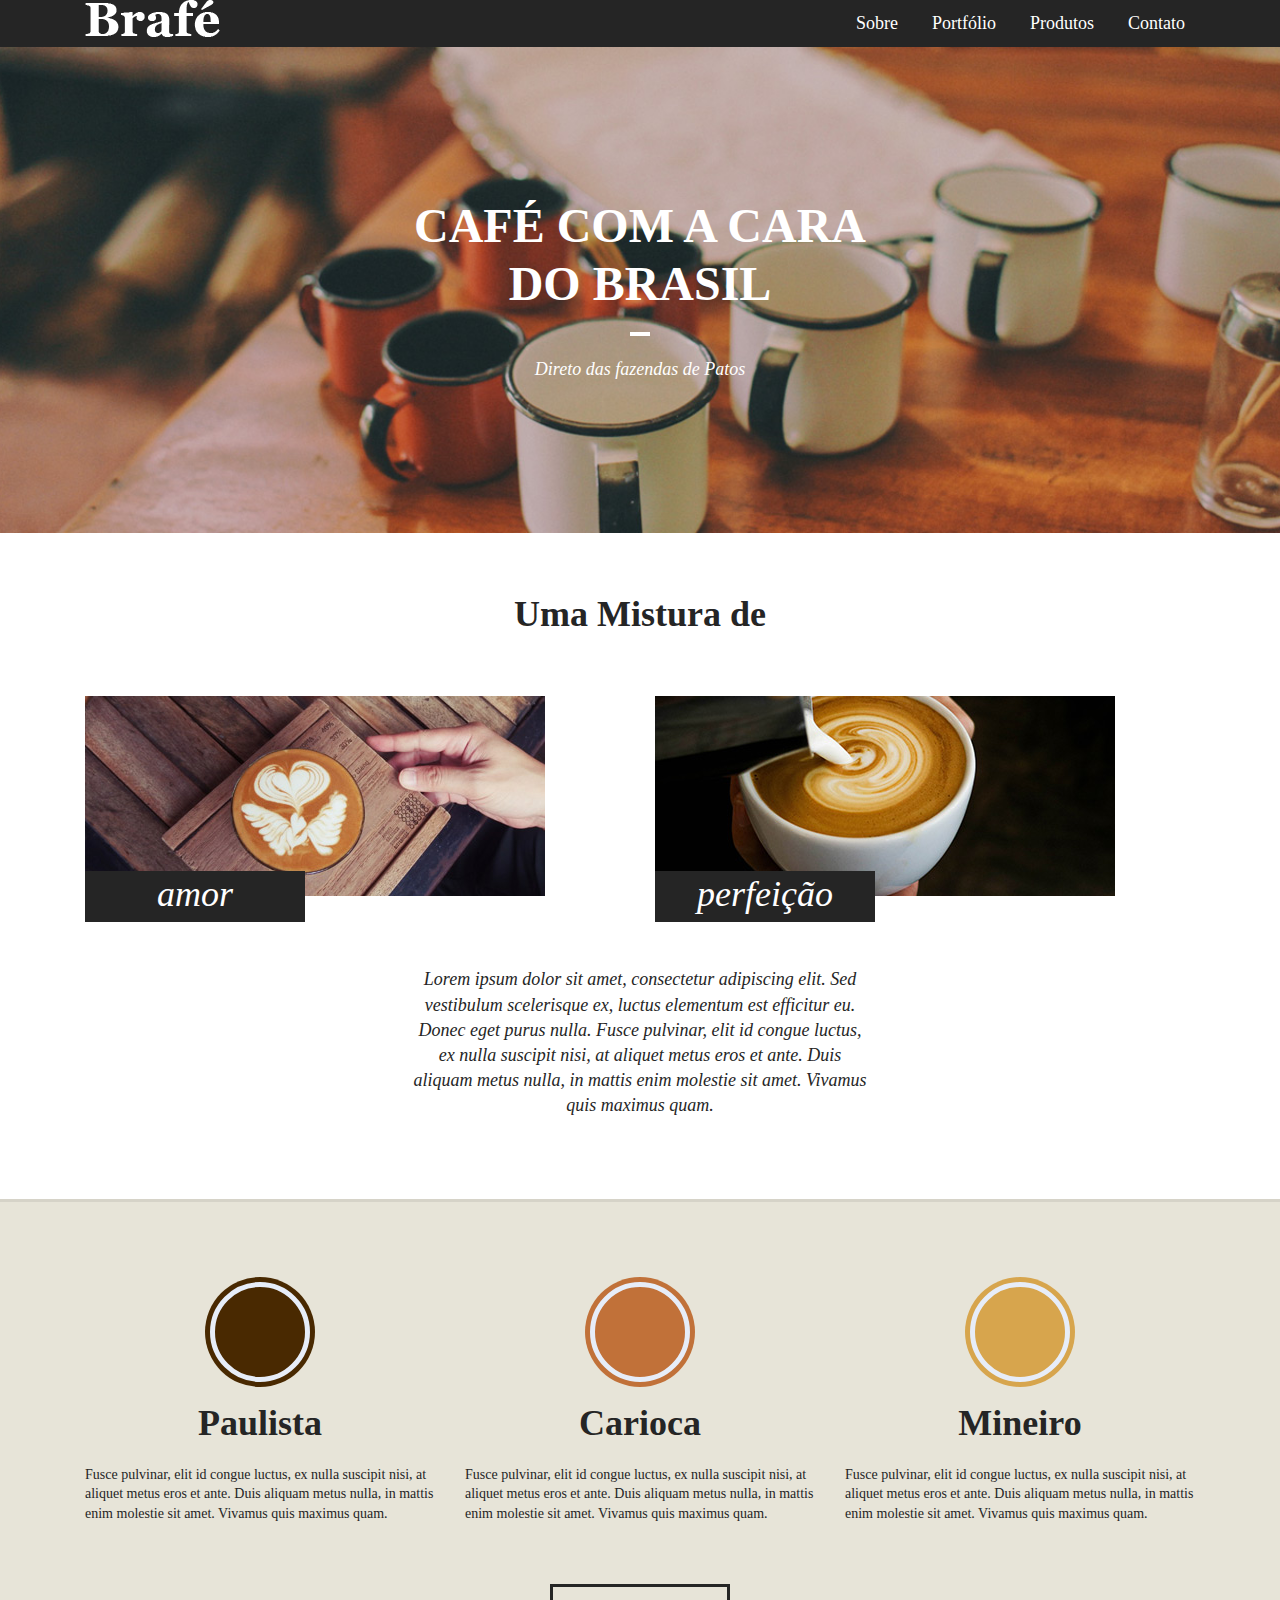
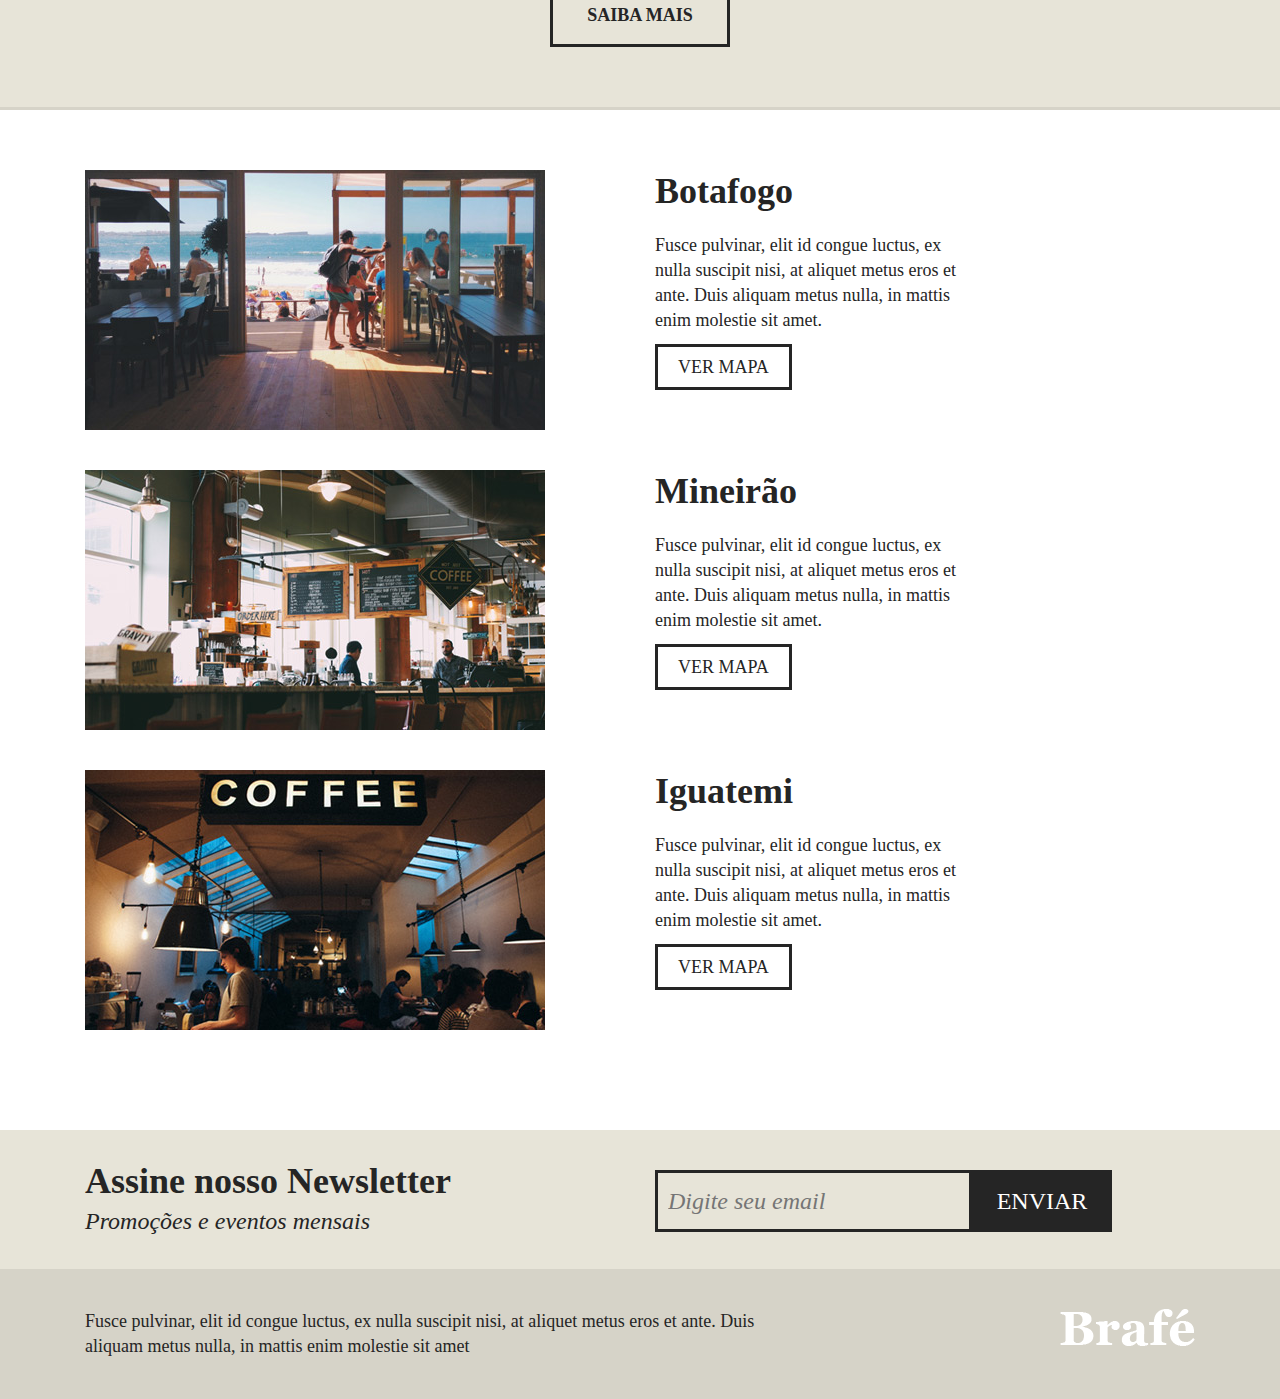
<file: Brafe 1/Brafe 1 - Bootstrap/index.html>
<!DOCTYPE html>
<html>
<head>
    <title></title>
    <meta charset="utf-8">
    <meta name="viewport" content="width=device-width, initial-scale=1, shrink-to-fit=no">
    <link rel="stylesheet" type="text/css" href="_css/bootstrap.min.css"> 
    <link rel="stylesheet" type="text/css" href="_css/style.css">
</head>
    
<body>
    
    <header class="menu">
        <div class="container">
            <div class="row">
                <a class="menu-logo col-md-4" href="#"><img src="_img/brafe.png" alt="Brafé"></a>           
                <nav class="menu-nav col-md-8">
                    <ul>
                        <li><a href="#">Sobre</a></li>
                        <li><a href="#">Portfólio</a></li>
                        <li><a href="#">Produtos</a></li>
                        <li><a href="#">Contato</a></li> 

                    </ul>
                </nav>
            </div>  
        </div>
    </header>
    
    <main class="intro">
        <h1>Café com a cara<br> do Brasil</h1>
        <p>Direto das fazendas de Patos</p>    
    </main>
    
    <section class="sobre container">
        <h2>Uma Mistura de</h2>
        <div class="row">
            <div class="col-sm sobre-item">
                <img src="_img/cafe-1.jpg">
                <h3>amor</h3>            
            </div>            
            <div class="col-sm sobre-item">
                <img src="_img/cafe-2.jpg">
                <h3>perfeição</h3>            
            </div>
        </div>    
        <p>Lorem ipsum dolor sit amet, consectetur adipiscing elit. Sed vestibulum scelerisque ex, luctus elementum est efficitur eu. Donec eget purus nulla. Fusce pulvinar, elit id congue luctus, ex nulla suscipit nisi, at aliquet metus eros et ante. Duis aliquam metus nulla, in mattis enim molestie sit amet. Vivamus quis maximus quam. </p>
    </section>
    
    <section class="produtos">
        <div class="container">
            <div class="row">
                <div class="col-sm produtos-item">
                    <h2 class="produtos-paulista">Paulista</h2>
                    <p>Fusce pulvinar, elit id congue luctus, ex nulla suscipit nisi, at aliquet metus eros et ante. Duis aliquam metus nulla, in mattis enim molestie sit amet. Vivamus quis maximus quam.</p>            
                </div>            
                <div class="col-sm produtos-item">
                    <h2 class="produtos-carioca">Carioca</h2>
                    <p>Fusce pulvinar, elit id congue luctus, ex nulla suscipit nisi, at aliquet metus eros et ante. Duis aliquam metus nulla, in mattis enim molestie sit amet. Vivamus quis maximus quam.</p>            
                </div>            
                <div class="col-sm produtos-item">
                    <h2 class="produtos-mineiro">Mineiro</h2>
                    <p>Fusce pulvinar, elit id congue luctus, ex nulla suscipit nisi, at aliquet metus eros et ante. Duis aliquam metus nulla, in mattis enim molestie sit amet. Vivamus quis maximus quam.</p>            
                </div>
            </div>
        </div>   
        <a class="produtos-btn" href="#">saiba mais</a> 
    </section>
    
    <div class="locais container">
        <div class="locais-item row">
            <div class="col-md locais-img">
                <img src="_img/botafogo.jpg" alt="Brafé unidade Botafogo">
            </div>
            <div class="col-md locais-info">
                <h2>Botafogo</h2>
                 <p>Fusce pulvinar, elit id congue luctus, ex nulla suscipit nisi, at aliquet metus eros et ante. Duis aliquam metus nulla, in mattis enim molestie sit amet.</p>
                 <a href="#"> Ver Mapa</a>
            </div>
        </div>
          
         <div class="locais-item row">   
             <div class="col-md locais-img">
                <img src="_img/mineirao.jpg" alt="Brafé unidade Botafogo">
             </div>
            <div class="col-md locais-info">
                <h2>Mineirão</h2>
                 <p>Fusce pulvinar, elit id congue luctus, ex nulla suscipit nisi, at aliquet metus eros et ante. Duis aliquam metus nulla, in mattis enim molestie sit amet.</p>
                <a href="#"> Ver Mapa</a>
            </div>
        </div> 
                  
        <div class="locais-item row">
            <div class="col-md locais-img">
                <img src="_img/iguatemi.jpg" alt="Brafé unidade Botafogo">
            </div>
            <div class="col-md locais-info">
                <h2>Iguatemi</h2>
                <p>Fusce pulvinar, elit id congue luctus, ex nulla suscipit nisi, at aliquet metus eros et ante. Duis aliquam metus nulla, in mattis enim molestie sit amet.</p>
                <a href="#"> Ver Mapa</a>
            </div>
        </div>       
       
    </div>
    
    <section class="assine">
        <div class="container">
            <div class="row">
                <div class="col-sm assine-info">
                    <h2>Assine nosso Newsletter</h2>
                    <p>Promoções e eventos mensais</p>            
                </div>
                <form class="col-sm">
                    <label>E-mail</label>
                    <input type="text" placeholder="Digite seu email">
                    <button type="submit">Enviar</button>            
                </form>      
            </div>  
        </div>    
    </section>
    
    <footer class="footer">
        <div class="container">
            <div class="row">
                <p class="col-sm-8">Fusce pulvinar, elit id congue luctus, ex nulla suscipit nisi, at aliquet metus eros et ante. Duis aliquam metus nulla, in mattis enim molestie sit amet</p>
                <div class="col-sm-4 footer-img">
                    <img src="_img/brafe.png" alt="Brafé">
                </div>
            </div>
        </div>
    </footer>
    
</body>

</html>
</file>
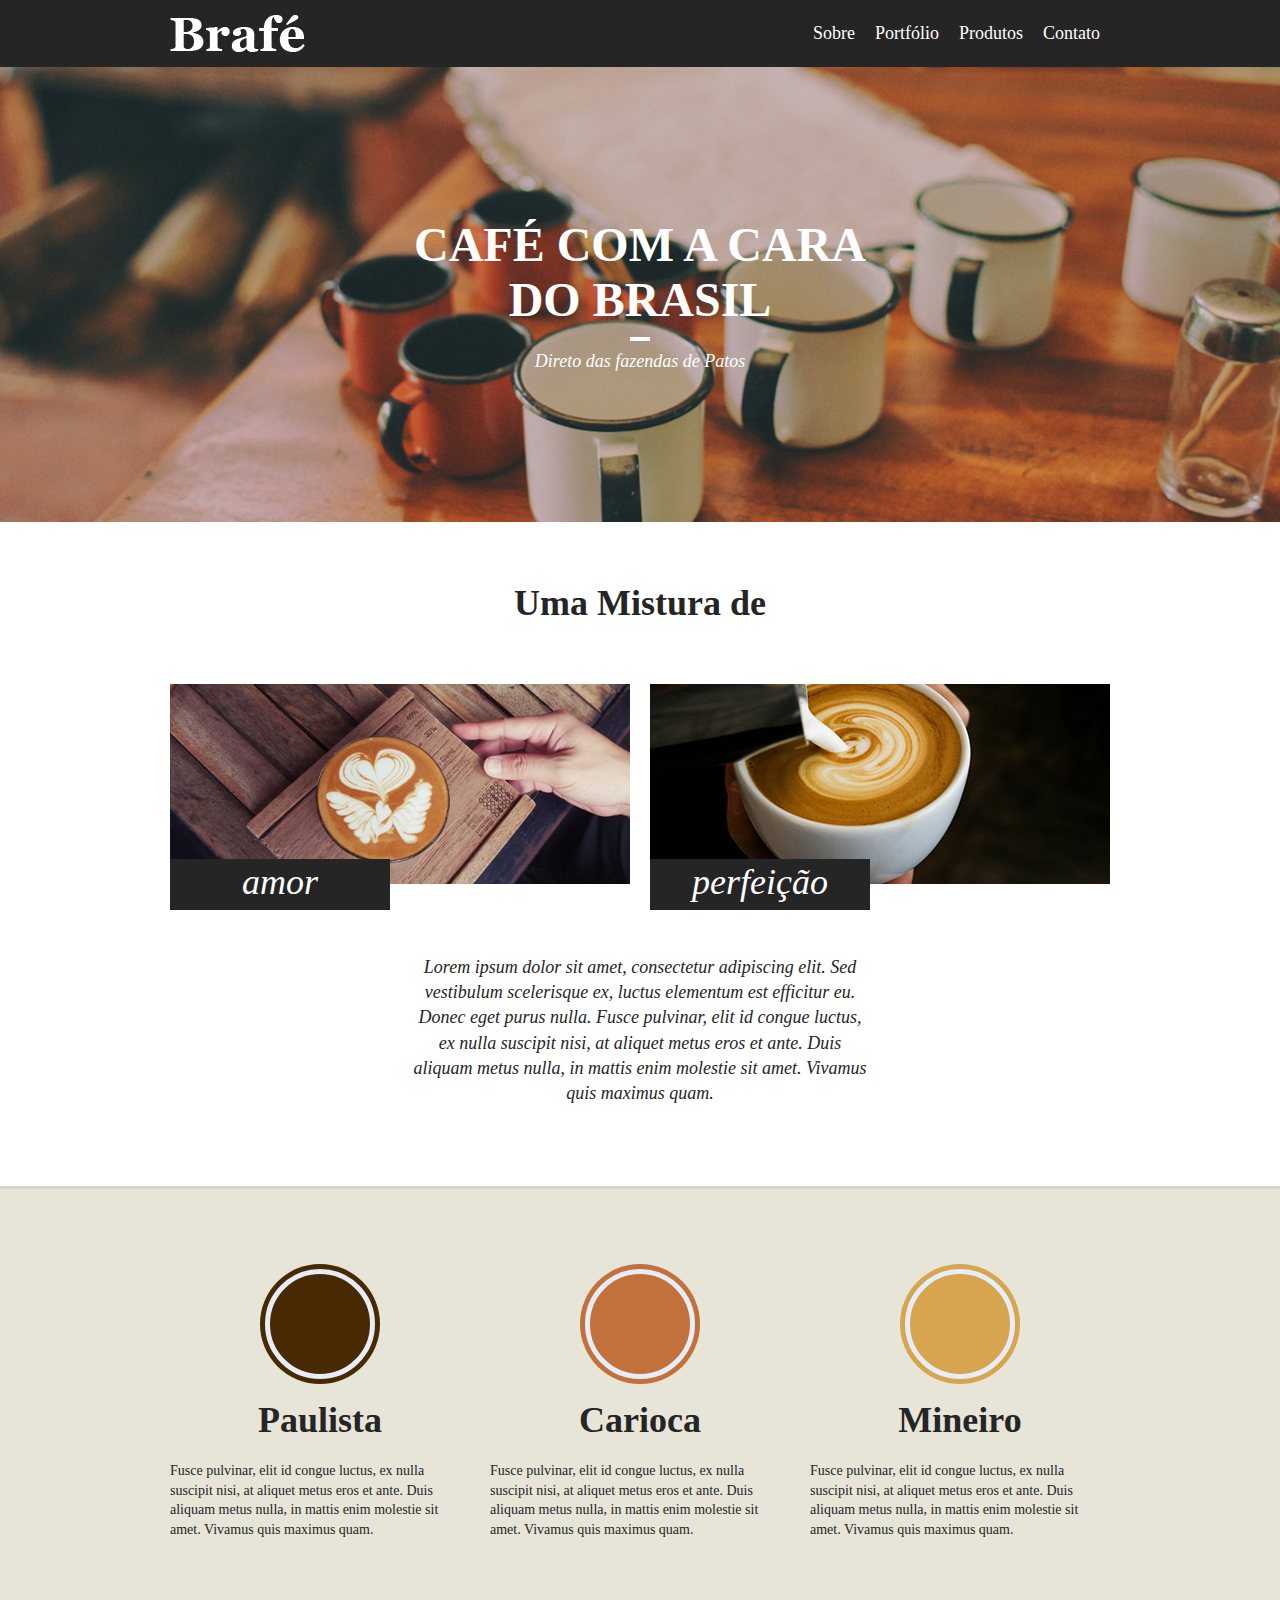
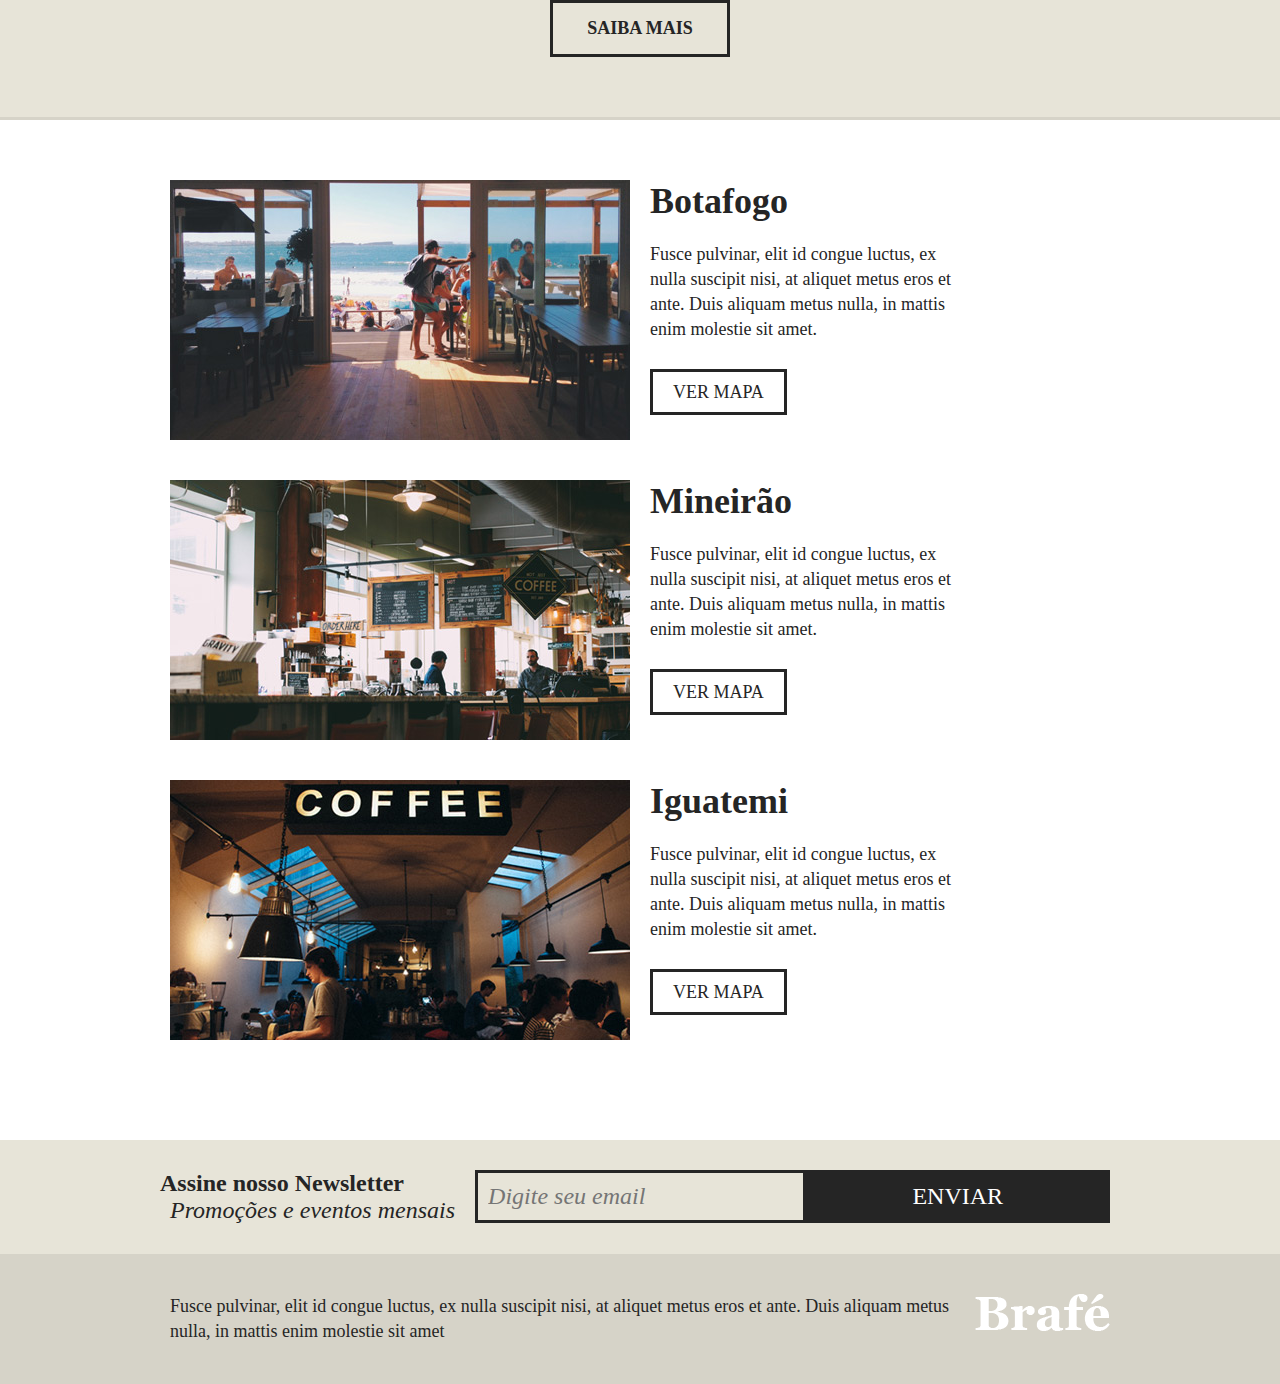
<file: Brafe 1/Brafe 1 - Com FlexBox/index.html>
<!DOCTYPE html>
<html>
<head>
    <title></title>
    <meta charset="utf-8">
    <meta name="viewport" content="width=device-width, initial-scale=1, shrink-to-fit=no">
    <link rel="stylesheet" type="text/css" href="_css/style.css">    
</head>
    
<body>
    
    <header class="menu">
        <div class="container">       
            <a class="menu-logo grid-4" href="#"><img src="_img/brafe.png" alt="Brafé"></a>           
            <nav class="menu-nav grid-8">
                <ul>
                    <li><a href="#">Sobre</a></li>
                    <li><a href="#">Portfólio</a></li>
                    <li><a href="#">Produtos</a></li>
                    <li><a href="#">Contato</a></li> 

                </ul>
            </nav>
        </div>
    </header>
    
    <main class="intro">
        <h1>Café com a cara<br> do Brasil</h1>
        <p>Direto das fazendas de Patos</p>    
    </main>
    
    <section class="sobre">
        <h2>Uma Mistura de</h2>
        <div class="container">
            <div class="sobre-item">
                <img src="_img/cafe-1.jpg">
                <h3>amor</h3>            
            </div>            
            <div class="sobre-item">
                <img src="_img/cafe-2.jpg">
                <h3>perfeição</h3>            
            </div>
        </div>    
        <p>Lorem ipsum dolor sit amet, consectetur adipiscing elit. Sed vestibulum scelerisque ex, luctus elementum est efficitur eu. Donec eget purus nulla. Fusce pulvinar, elit id congue luctus, ex nulla suscipit nisi, at aliquet metus eros et ante. Duis aliquam metus nulla, in mattis enim molestie sit amet. Vivamus quis maximus quam. </p>
    </section>
    
    <section class="produtos">
        <div class="container">
            <div class="produtos-item">
                <h2 class="produtos-paulista">Paulista</h2>
                <p>Fusce pulvinar, elit id congue luctus, ex nulla suscipit nisi, at aliquet metus eros et ante. Duis aliquam metus nulla, in mattis enim molestie sit amet. Vivamus quis maximus quam.</p>            
            </div>            
            <div class="produtos-item">
                <h2 class="produtos-carioca">Carioca</h2>
                <p>Fusce pulvinar, elit id congue luctus, ex nulla suscipit nisi, at aliquet metus eros et ante. Duis aliquam metus nulla, in mattis enim molestie sit amet. Vivamus quis maximus quam.</p>            
            </div>            
            <div class="produtos-item">
                <h2 class="produtos-mineiro">Mineiro</h2>
                <p>Fusce pulvinar, elit id congue luctus, ex nulla suscipit nisi, at aliquet metus eros et ante. Duis aliquam metus nulla, in mattis enim molestie sit amet. Vivamus quis maximus quam.</p>            
            </div>
        </div>   
        <a class="produtos-btn" href="#">saiba mais</a> 
    </section>
    
    <section class="locais">
        <div class="locais-item container">
            <div class="locais-img">
                <img src="_img/botafogo.jpg" alt="Brafé unidade Botafogo">
            </div>
            <div class="locais-info">
                <h2>Botafogo</h2>
                 <p>Fusce pulvinar, elit id congue luctus, ex nulla suscipit nisi, at aliquet metus eros et ante. Duis aliquam metus nulla, in mattis enim molestie sit amet.</p>
                 <a href="#"> Ver Mapa</a>
            </div>
        </div>
          
         <div class="locais-item container">   
             <div class="locais-img">
                <img src="_img/mineirao.jpg" alt="Brafé unidade Botafogo">
             </div>
            <div class="locais-info">
                <h2>Mineirão</h2>
                 <p>Fusce pulvinar, elit id congue luctus, ex nulla suscipit nisi, at aliquet metus eros et ante. Duis aliquam metus nulla, in mattis enim molestie sit amet.</p>
                <a href="#"> Ver Mapa</a>
            </div>
        </div> 
                  
        <div class="locais-item container">
            <div class="locais-img">
                <img src="_img/iguatemi.jpg" alt="Brafé unidade Botafogo">
            </div>
            <div class="locais-info">
                <h2>Iguatemi</h2>
                <p>Fusce pulvinar, elit id congue luctus, ex nulla suscipit nisi, at aliquet metus eros et ante. Duis aliquam metus nulla, in mattis enim molestie sit amet.</p>
                <a href="#"> Ver Mapa</a>
            </div>
        </div>       
       
      </section>
    
    <section class="assine">
        <div class="container">
            <div class="assine-info">
                <h2>Assine nosso Newsletter</h2>
                <p>Promoções e eventos mensais</p>            
            </div>
            <form class="grid-6">
                <label>E-mail</label>
                <input type="text" placeholder="Digite seu email">
                <button type="submit">Enviar</button>            
            </form>        
        </div>    
    </section>
    
    <footer class="footer">
        <div class="container">
            <p>Fusce pulvinar, elit id congue luctus, ex nulla suscipit nisi, at aliquet metus eros et ante. Duis aliquam metus nulla, in mattis enim molestie sit amet</p>
            <div class="footer-img">
                <img src="_img/brafe.png" alt="Brafé">
            </div>
        </div>
    </footer>
    
</body>

</html>
</file>
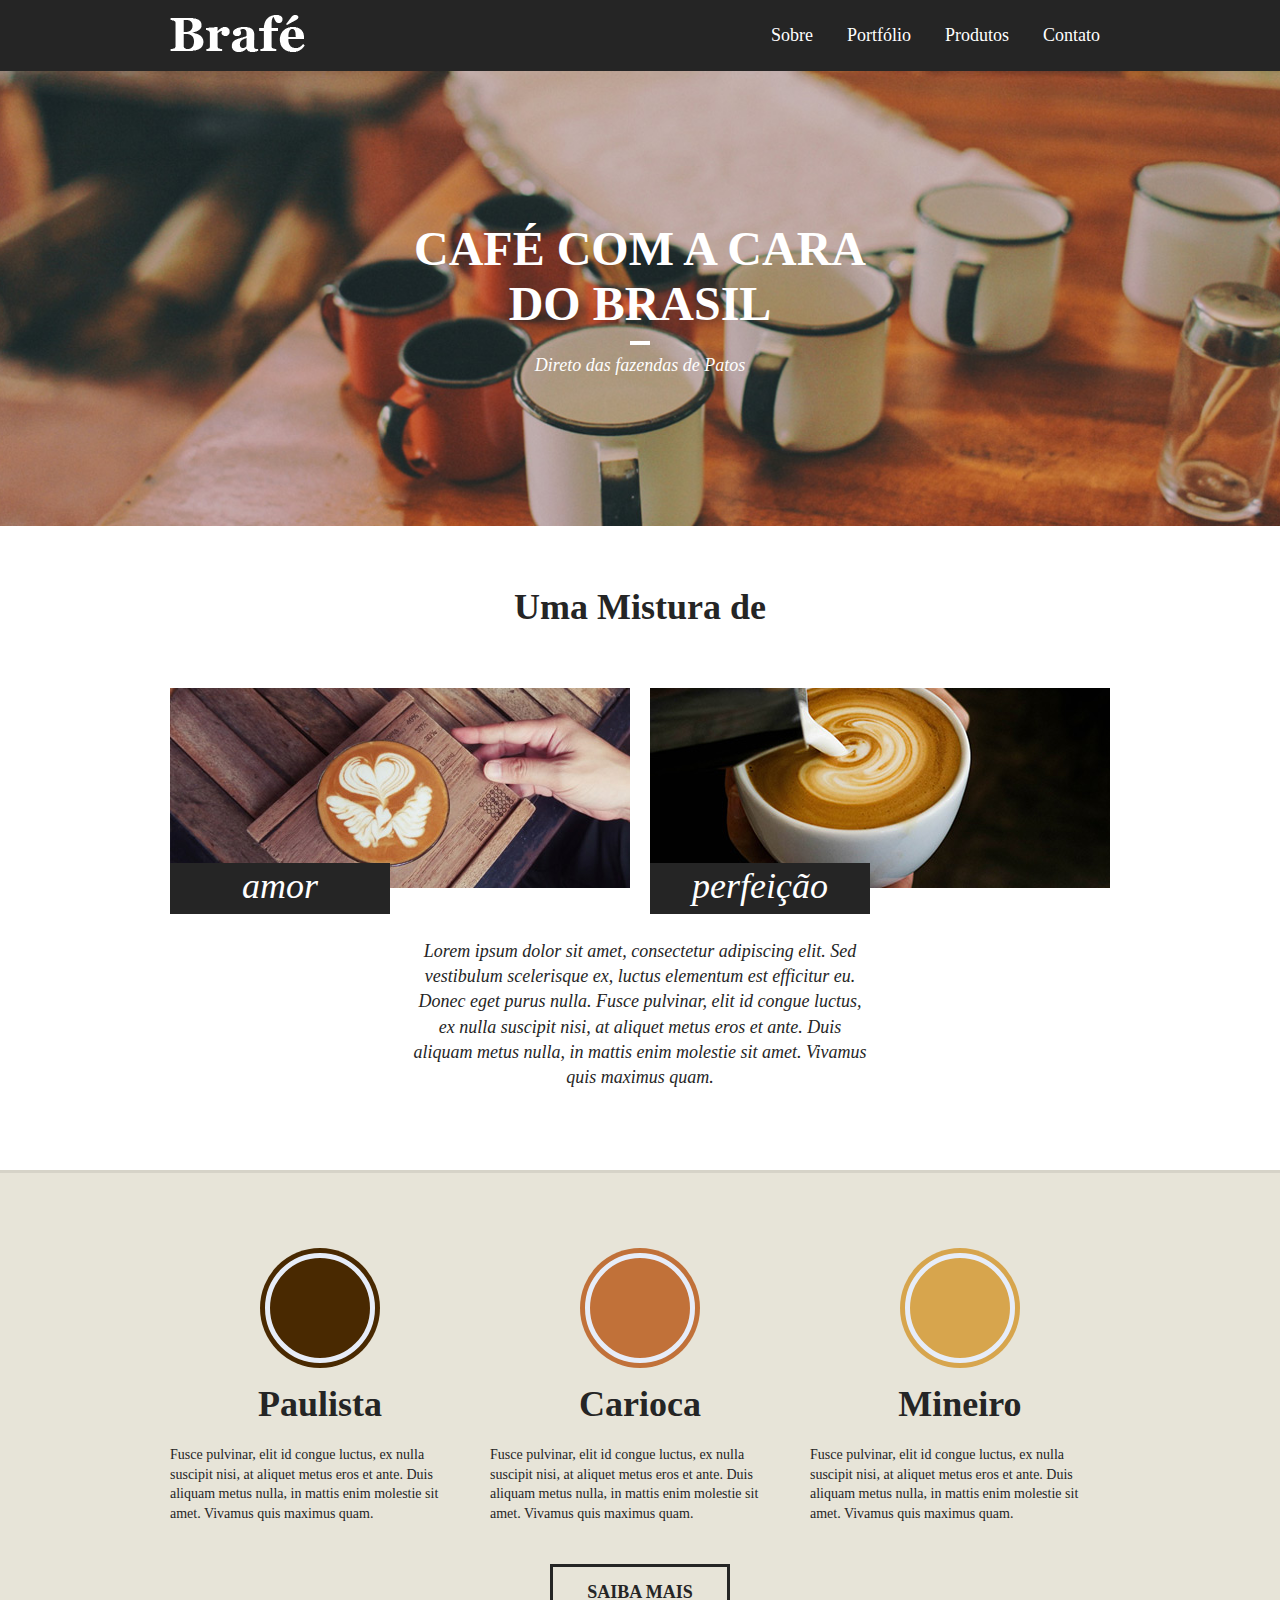
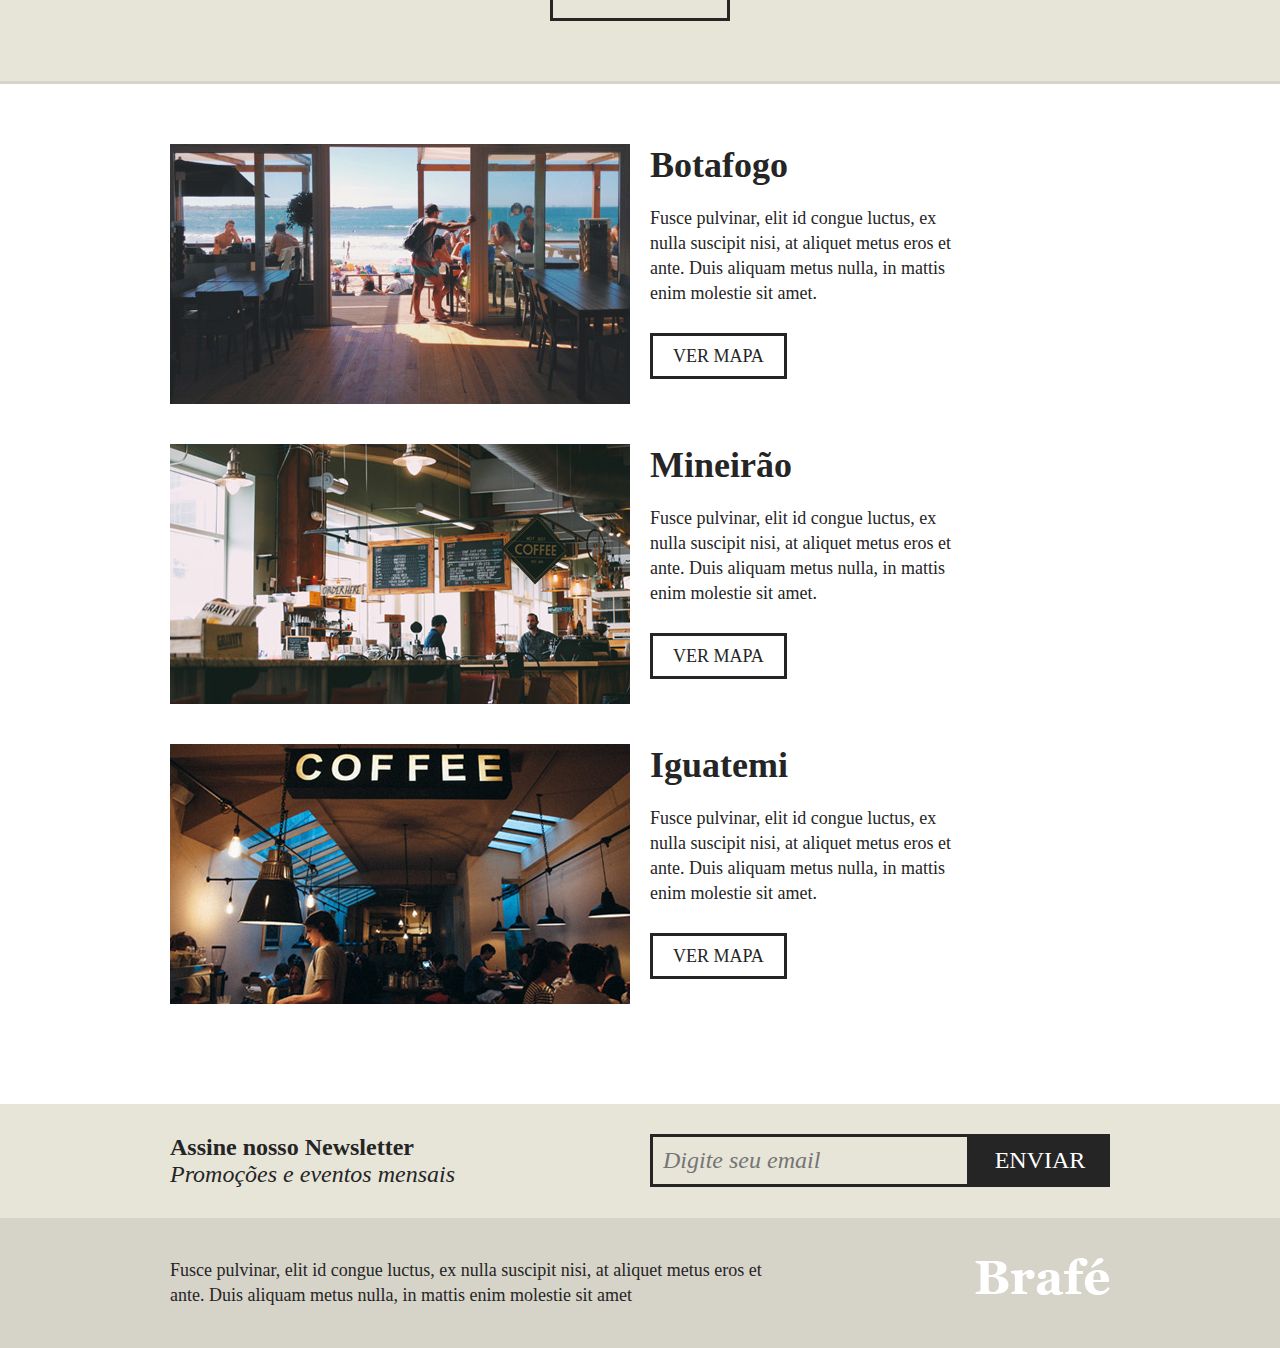
<file: Brafe 1/Brafe 1 - Com Grid/index.html>
<!DOCTYPE html>
<html>
<head>
    <title></title>
    <meta charset="utf-8">
    <meta name="viewport" content="width=device-width, initial-scale=1, shrink-to-fit=no">
    <link rel="stylesheet" type="text/css" href="_css/style.css">    
    <link rel="stylesheet" type="text/css" href="_css/grid.css">    
</head>
    
<body>
    
    <header class="header">
        <div class="container">       
            <a class="menu-logo grid-4" href="#"><img src="_img/brafe.png" alt="Brafé"></a>           
            <nav class="menu-nav grid-8">
                <ul>
                    <li><a href="#">Sobre</a></li>
                    <li><a href="#">Portfólio</a></li>
                    <li><a href="#">Produtos</a></li>
                    <li><a href="#">Contato</a></li> 

                </ul>
            </nav>
        </div>
    </header>
    
    <main class="intro">
        <h1>Café com a cara<br> do Brasil</h1>
        <p>Direto das fazendas de Patos</p>    
    </main>
    
    <section class="sobre">
        <h2>Uma Mistura de</h2>
        <div class="container">
            <div class="sobre-item grid-6">
                <img src="_img/cafe-1.jpg">
                <h3>amor</h3>            
            </div>            
            <div class="sobre-item grid-6">
                <img src="_img/cafe-2.jpg">
                <h3>perfeição</h3>            
            </div>
            
            <p>Lorem ipsum dolor sit amet, consectetur adipiscing elit. Sed vestibulum scelerisque ex, luctus elementum est efficitur eu. Donec eget purus nulla. Fusce pulvinar, elit id congue luctus, ex nulla suscipit nisi, at aliquet metus eros et ante. Duis aliquam metus nulla, in mattis enim molestie sit amet. Vivamus quis maximus quam. </p>        
        </div>    
    </section>
    
    <section class="produtos">
        <div class="container">
            <div class="produtos-item grid-4">
                <h2 class="produtos-paulista">Paulista</h2>
                <p>Fusce pulvinar, elit id congue luctus, ex nulla suscipit nisi, at aliquet metus eros et ante. Duis aliquam metus nulla, in mattis enim molestie sit amet. Vivamus quis maximus quam.</p>            
            </div>            
            <div class="produtos-item grid-4">
                <h2 class="produtos-carioca">Carioca</h2>
                <p>Fusce pulvinar, elit id congue luctus, ex nulla suscipit nisi, at aliquet metus eros et ante. Duis aliquam metus nulla, in mattis enim molestie sit amet. Vivamus quis maximus quam.</p>            
            </div>            
            <div class="produtos-item grid-4">
                <h2 class="produtos-mineiro">Mineiro</h2>
                <p>Fusce pulvinar, elit id congue luctus, ex nulla suscipit nisi, at aliquet metus eros et ante. Duis aliquam metus nulla, in mattis enim molestie sit amet. Vivamus quis maximus quam.</p>            
            </div>
        </div>   
        <a class="produtos-btn" href="#">saiba mais</a> 
    </section>
    
    <section class="locais container">
        <div class="locais-item ">
            <div class="grid-6">
                <img src="_img/botafogo.jpg" alt="Brafé unidade Botafogo">
            </div>
            <div class="grid-6">
                <h2>Botafogo</h2>
                 <p>Fusce pulvinar, elit id congue luctus, ex nulla suscipit nisi, at aliquet metus eros et ante. Duis aliquam metus nulla, in mattis enim molestie sit amet.</p>
                 <a href="#"> Ver Mapa</a>
            </div>
        </div>
          
         <div class="locais-item">   
             <div class="grid-6">
                <img src="_img/mineirao.jpg" alt="Brafé unidade Botafogo">
             </div>
            <div class="grid-6">
                <h2>Mineirão</h2>
                 <p>Fusce pulvinar, elit id congue luctus, ex nulla suscipit nisi, at aliquet metus eros et ante. Duis aliquam metus nulla, in mattis enim molestie sit amet.</p>
                <a href="#"> Ver Mapa</a>
            </div>
        </div> 
                  
        <div class="locais-item">
            <div class="grid-6">
                <img src="_img/iguatemi.jpg" alt="Brafé unidade Botafogo">
            </div>
            <div class="grid-6">
                <h2>Iguatemi</h2>
                <p>Fusce pulvinar, elit id congue luctus, ex nulla suscipit nisi, at aliquet metus eros et ante. Duis aliquam metus nulla, in mattis enim molestie sit amet.</p>
                <a href="#"> Ver Mapa</a>
            </div>
        </div>       
       
      </section>
    
    <section class="assine">
        <div class="container">
            <div class="assine-info grid-6">
                <h2>Assine nosso Newsletter</h2>
                <p>Promoções e eventos mensais</p>            
            </div>
            <form class="grid-6">
                <label>E-mail</label>
                <input type="text" placeholder="Digite seu email">
                <button type="submit">Enviar</button>            
            </form>        
        </div>    
    </section>
    
    <footer class="footer">
        <div class="container">
            <p class="grid-8">Fusce pulvinar, elit id congue luctus, ex nulla suscipit nisi, at aliquet metus eros et ante. Duis aliquam metus nulla, in mattis enim molestie sit amet</p>
            <div class="grid-4">
                <img src="_img/brafe.png" alt="Brafé">
            </div>
        
        </div>
    
    </footer>
    
</body>

</html>
</file>
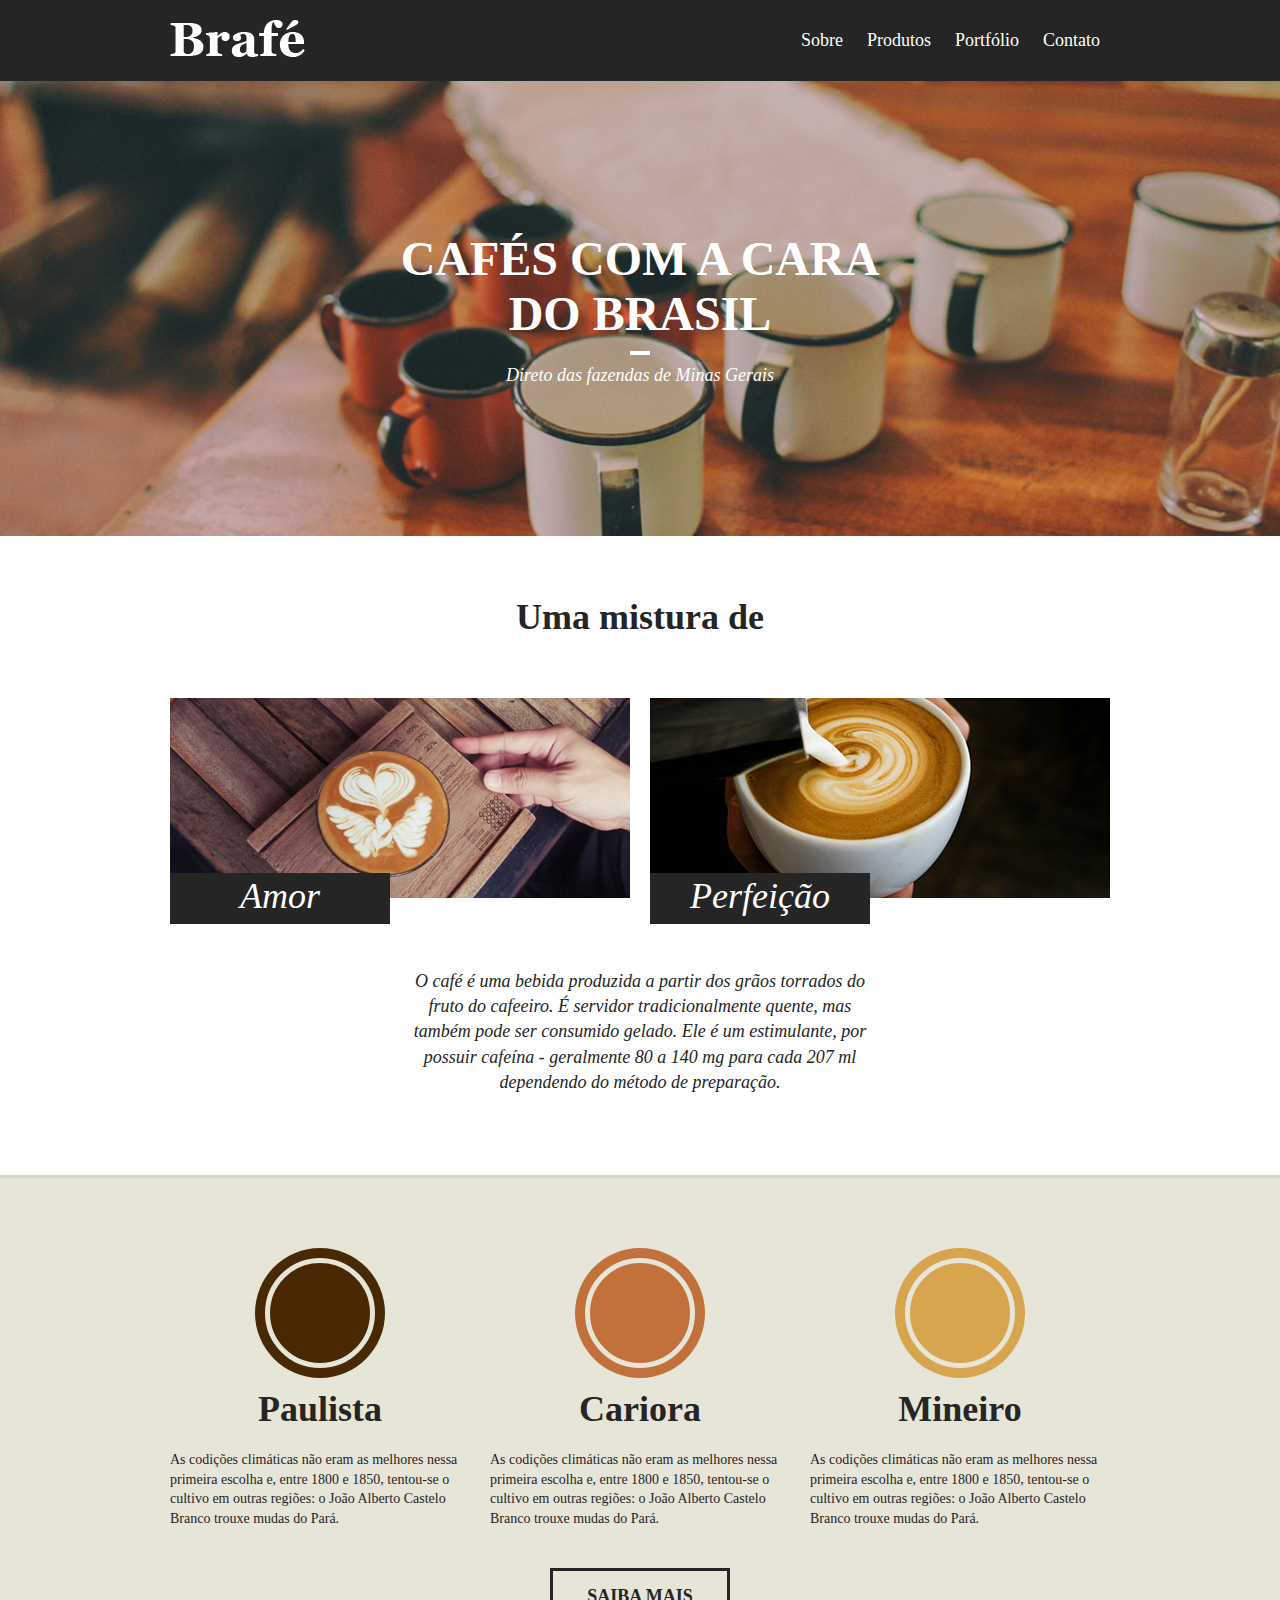
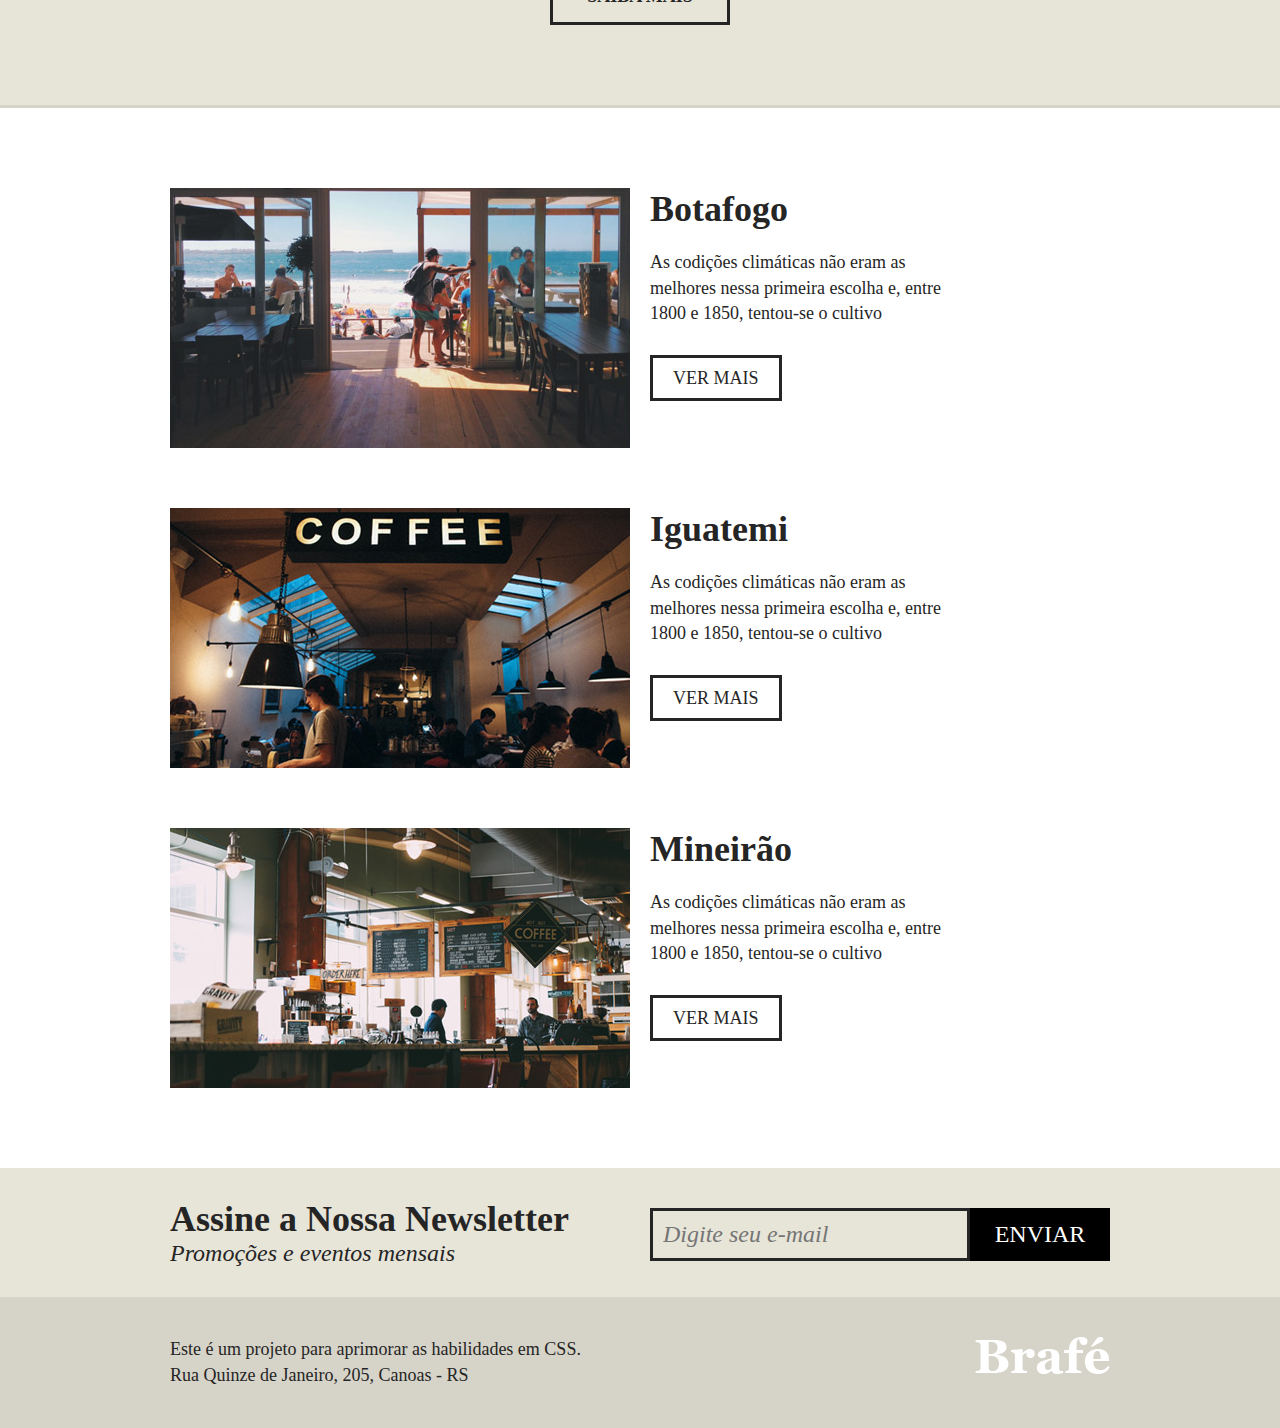
<file: Brafe 1/Brafe 1 - Css Puro/index.html>
<!DOCTYPE html>
<html lang="pt-br">
<head>
    <meta charset="UTF-8">
    <title>Brafé 1</title>
    <meta name="viewport" content="width=device-width, initial-scale=1.0, shrink-to-fit=no">
    <link rel="stylesheet" type="text/css" href="_css/style.css">
</head>
<body>
    <!-- Começando Cabeçalho -->
    <header class="menu">
        <div class="menu-container">
            <a class="menu-logo" href="#"><img src="_img/brafe.png" alt="Brafé"></a>
            <nav class="menu-nav">
                <ul>
                    <li><a href="">Sobre</a></li>
                    <li><a href="">Produtos</a></li>
                    <li><a href="">Portfólio</a></li>
                    <li><a href="">Contato</a></li>
                </ul>
            </nav>
        </div>
    </header>
    <!-- Encerrando Cabeçalho -->

    <!-- Começando introdução -->
    <main class="intro">
        <h1>Cafés com a  cara <br> do Brasil</h1>
        <p>Direto das fazendas de Minas Gerais</p>
    </main>
    <!-- Encerrando introdução -->

    <!-- Começando Sobre -->
    <section class="sobre">
        <h2>Uma mistura de</h2>
        <div class="sobre-container">
            <div class="sobre-item">
                <img src="_img/cafe-1.jpg" alt="Café 1">
                <h3>Amor</h3>
            </div>

            <div class="sobre-item">
                <img src="_img/cafe-2.jpg" alt="Café 2">
                <h3>Perfeição</h3>
            </div>
        </div>
        <p>
            O café é uma bebida produzida a partir dos grãos torrados do fruto do cafeeiro. É servidor 
            tradicionalmente quente, mas também pode ser consumido gelado. Ele é um estimulante, por possuir 
            cafeína - geralmente 80 a 140 mg para cada 207 ml dependendo do método de preparação.
        </p>
    </section>
    <!-- Encerrando Sobre -->
    
    <!-- Começando Produtos -->
    <section class="produtos">
        <div class="produtos-container">
            <div class="produto-item">
                <h2 class="produto-paulista">Paulista</h2>
                <p>
                    As codições climáticas não eram as melhores nessa primeira escolha e, entre 1800 e 1850,
                    tentou-se o cultivo em outras regiões: o João Alberto Castelo Branco trouxe mudas do Pará.
                </p>
            </div>

            <div class="produto-item">
                <h2 class="produto-cariora">Cariora</h2>
                <p>
                    As codições climáticas não eram as melhores nessa primeira escolha e, entre 1800 e 1850,
                    tentou-se o cultivo em outras regiões: o João Alberto Castelo Branco trouxe mudas do Pará.
                </p>
            </div>

            <div class="produto-item">
                <h2  class="produto-mineiro">Mineiro</h2>
                <p>
                    As codições climáticas não eram as melhores nessa primeira escolha e, entre 1800 e 1850,
                    tentou-se o cultivo em outras regiões: o João Alberto Castelo Branco trouxe mudas do Pará.
                </p>
            </div>
        </div>
        <a class="produto-btn" href="#">Saiba Mais</a>
    </section>
    <!-- Encerrando Produtos -->

    <!-- Iniciando Locais -->
    <section class="locais">
        <div class="locais-item">
            <img src="_img/botafogo.jpg" alt="Brafé unidade Botafogo">
            <div>
                <h2>Botafogo</h2>
                <p>
                    As codições climáticas não eram as melhores nessa primeira escolha e, entre 1800 e 1850,
                    tentou-se o cultivo
                </p>
                <a href="#">Ver Mais</a>
            </div>
        </div>

        <div class="locais-item">
            <img src="_img/iguatemi.jpg" alt="Brafé unidade Iguatemi">
            <div>
                <h2>Iguatemi</h2>
                <p>
                    As codições climáticas não eram as melhores nessa primeira escolha e, entre 1800 e 1850,
                    tentou-se o cultivo
                </p>
                <a href="#">Ver Mais</a>
            </div>
        </div>

        <div class="locais-item">
            <img src="_img/mineirao.jpg" alt="Brafé unidade Mineirão">
            <div>
                <h2>Mineirão</h2>
                <p>
                    As codições climáticas não eram as melhores nessa primeira escolha e, entre 1800 e 1850,
                    tentou-se o cultivo
                </p>
                <a href="#">Ver Mais</a>
            </div>
        </div>
    </section>
<!-- Encerrando  Locais -->

<!-- Começando Newsletter -->
    <section class="assine">
        <div class="assine-container">
            <div class="assine-info">
                <h2>Assine a Nossa Newsletter</h2>
                <p>Promoções e eventos mensais</p>
            </div>
            <form>
                <label for="Email">E-mail</label>
                <input type="text" placeholder="Digite seu e-mail">
                <button type="submit">Enviar</button>
            </form>
        </div>
    </section>
<!-- Encerrando Newsletter -->

<!-- Começando Rodapé -->
    <footer class="footer">
        <div class="footer-container">
            <p>Este é um projeto para aprimorar as habilidades em CSS.<br>
                Rua Quinze de Janeiro, 205, Canoas - RS
            </p>
            <img src="_img/brafe.png" alt="Brafé">
        </div>
    </footer>
<!-- Encerrando Rodapé -->
</body>
</html>
</file>
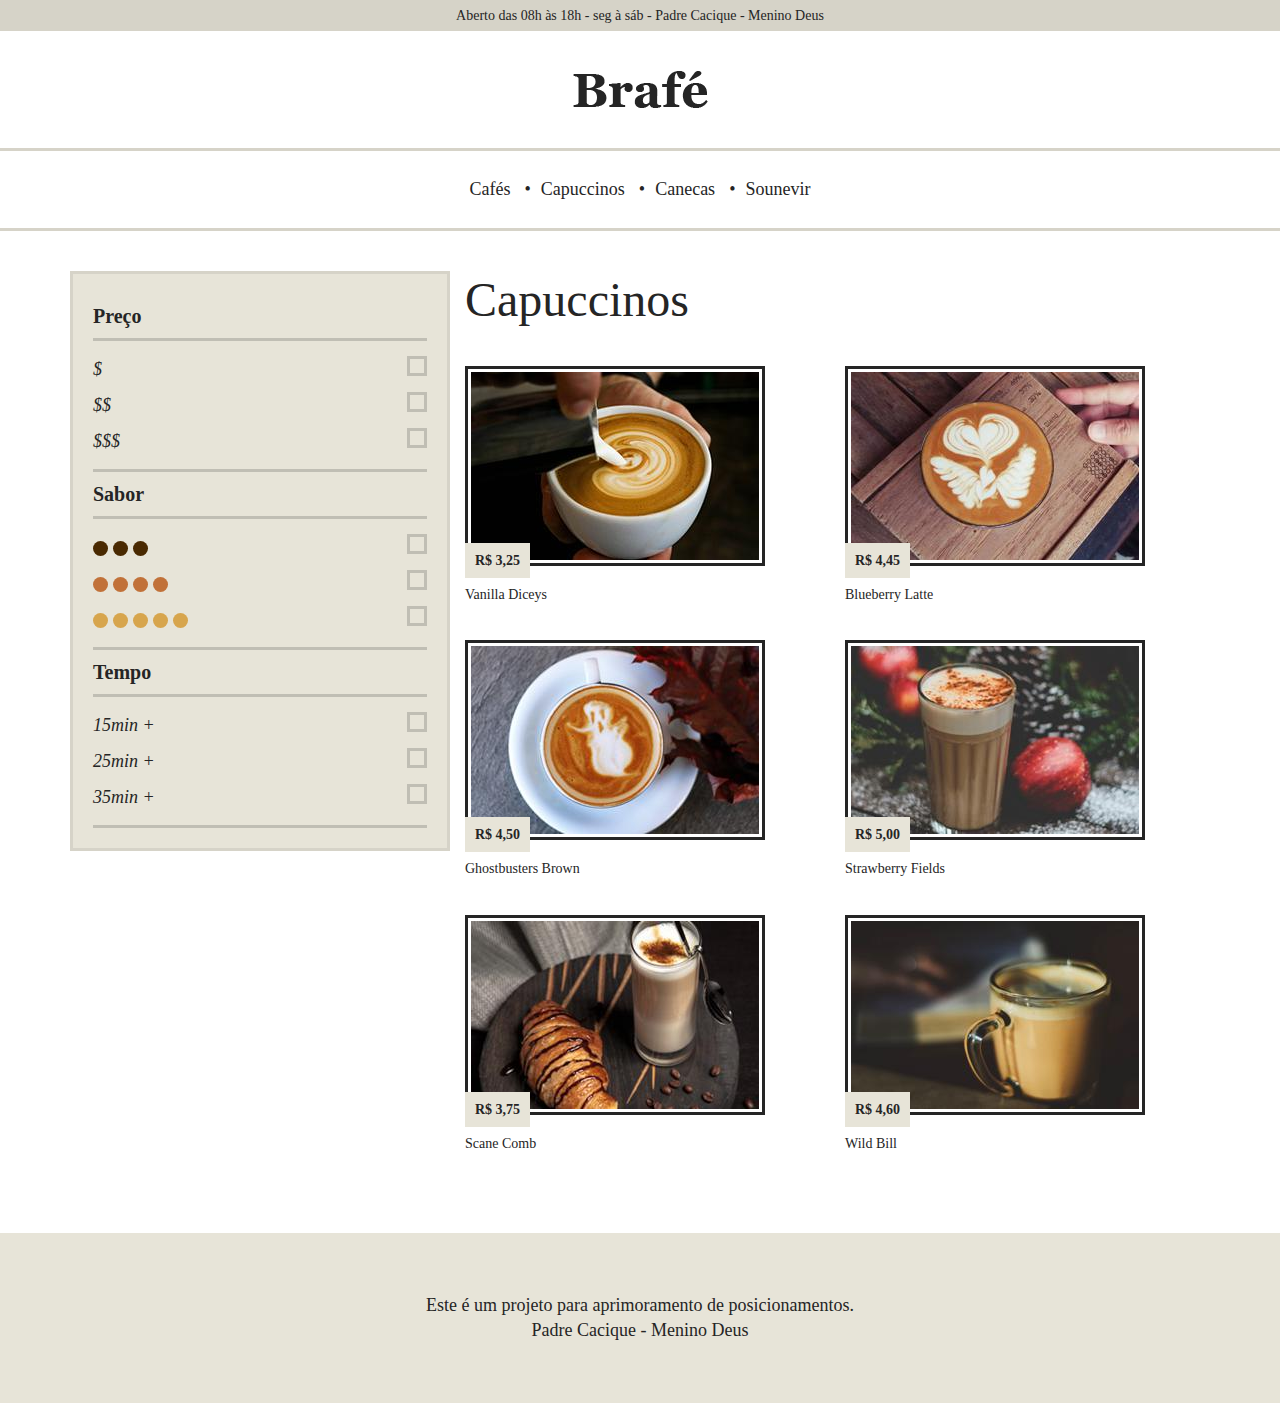
<file: Brafe 2/Brafe 2 - Bootstrap/index.html>
<!DOCTYPE html>
<html lang="pt-br">
<head>
    <title>Brafe 2</title>
    <meta charset="UTF-8">
    <meta name="viewport" content="width=device-width, initial-scale=1.0">
    <link rel="stylesheet" type="text/css" href="_css/bootstrap.min.css">
    <link rel="stylesheet" type="text/css" href="_css/style.css">
</head>
<body>
    <header>
        <div class="header-informacoes">
            <p>
                Aberto das 08h às 18h - seg à sáb - Padre Cacique - Menino Deus
            </p>
        </div>
        <a class="header-logo" href="index.html">
            <img src="_img/brafe.png" alt="Brafé">
        </a>
        <nav class="header-menu">
            <ul>
                <li><a href="#">Cafés</a></li>
                <li><a href="#">Capuccinos</a></li>
                <li><a href="#">Canecas</a></li>
                <li><a href="#">Sounevir</a></li>
            </ul>
        </nav>
    </header>

    <div class="container">
        <div class="row">
            <nav class="filtro col-md-4">
                <h2>Preço</h2>
                <ul>
                    <li>$</li>
                    <li>$$</li>
                    <li>$$$</li>
                </ul> 
                <h2>Sabor</h2>
                <ul class="sabor">
                    <li><span class="sabor-3">Marrom</span></li>
                    <li><span class="sabor-4">Laranja</span></li>
                    <li><span class="sabor-5">Amarelo</span></li>
                </ul>
                <h2>Tempo</h2>
                <ul>
                    <li>15min +</li>
                    <li>25min +</li>
                    <li>35min +</li>
                </ul>
            </nav>
            <section class="produtos col-md-8">
                <h1>Capuccinos</h1>
                <ul class="row">
                    <li class="col-6">
                        <img src="_img/cafe-1.jpg" alt="Café 1">
                        <span>R$ 3,25</span>
                        <h2>Vanilla Diceys</h2>
                    </li>
                    <li class="col-6">
                        <img src="_img/cafe-2.jpg" alt="Café 2">
                        <span>R$ 4,45</span>
                        <h2>Blueberry Latte</h2>
                    </li>
                    <li class="col-6">
                        <img src="_img/cafe-3.jpg" alt="Café 3">
                        <span>R$ 4,50</span>
                        <h2>Ghostbusters Brown</h2>
                    </li>
                    <li class="col-6">
                        <img src="_img/cafe-4.jpg" alt="Café 4">
                        <span>R$ 5,00</span>
                        <h2>Strawberry Fields</h2>
                    </li>
                    <li class="col-6">
                        <img src="_img/cafe-5.jpg" alt="Café 5">
                        <span>R$ 3,75</span>
                        <h2>Scane Comb</h2>
                    </li>
                    <li class="col-6">
                        <img src="_img/cafe-6.jpg" alt="Café 6">
                        <span>R$ 4,60</span>
                        <h2>Wild Bill</h2>
                    </li>
                </ul>
            </section>
        </div>
    </div>

    <footer class="footer">
        <p>Este é um projeto para aprimoramento de posicionamentos.</p>
        <p>Padre Cacique - Menino Deus</p>
    </footer>
</body>
</html>
</file>
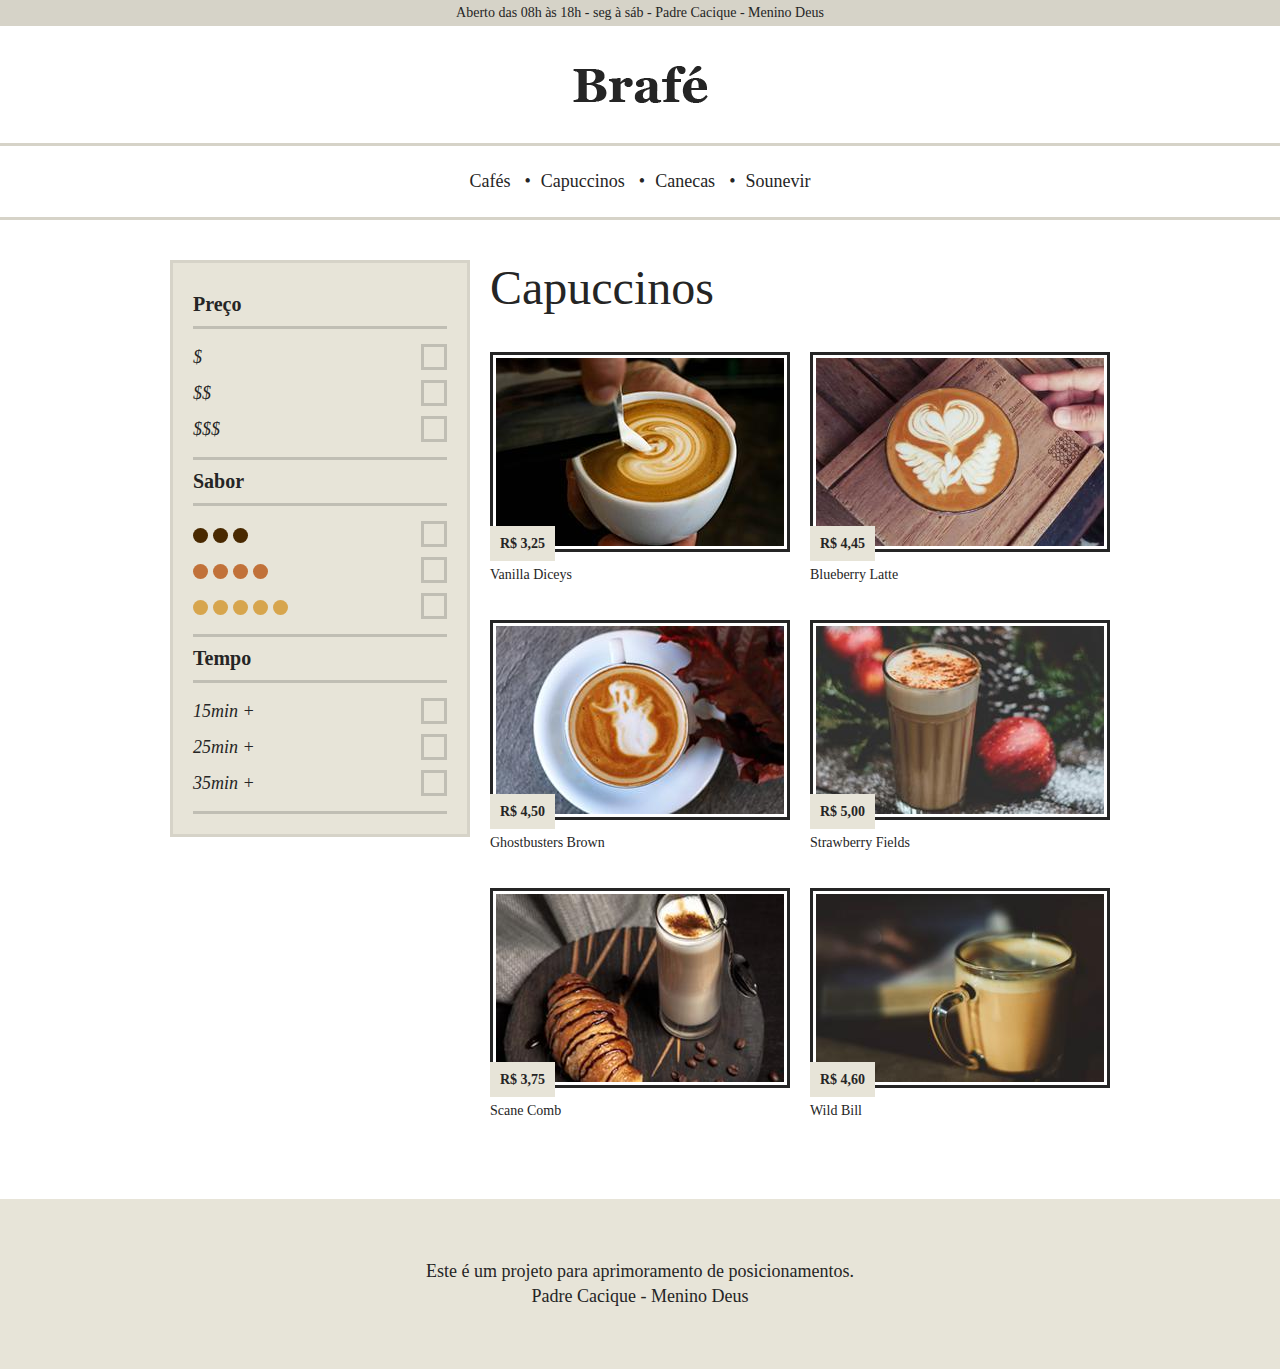
<file: Brafe 2/Brafe 2 - Com Flexbox/index.html>
<!DOCTYPE html>
<html lang="pt-br">
<head>
    <title>Brafe 2</title>
    <meta charset="UTF-8">
    <meta name="viewport" content="width=device-width, initial-scale=1.0">
    <link rel="stylesheet" type="text/css" href="_css/flex.css">
    <link rel="stylesheet" type="text/css" href="_css/style.css">
</head>
<body>
    <header>
        <div class="header-informacoes">
            <p>
                Aberto das 08h às 18h - seg à sáb - Padre Cacique - Menino Deus
            </p>
        </div>
        <a class="header-logo" href="index.html">
            <img src="_img/brafe.png" alt="Brafé">
        </a>
        <nav class="header-menu">
            <ul>
                <li><a href="#">Cafés</a></li>
                <li><a href="#">Capuccinos</a></li>
                <li><a href="#">Canecas</a></li>
                <li><a href="#">Sounevir</a></li>
            </ul>
        </nav>
    </header>

    <div class="flex">
        <nav class="filtro flex-item-4">
            <h2>Preço</h2>
            <ul>
                <li>$</li>
                <li>$$</li>
                <li>$$$</li>
            </ul> 
            <h2>Sabor</h2>
            <ul class="sabor">
                <li><span class="sabor-3">Marrom</span></li>
                <li><span class="sabor-4">Laranja</span></li>
                <li><span class="sabor-5">Amarelo</span></li>
            </ul>
            <h2>Tempo</h2>
            <ul>
                <li>15min +</li>
                <li>25min +</li>
                <li>35min +</li>
            </ul>
        </nav>
        <section class="produtos flex-item-8">
            <h1>Capuccinos</h1>
            <ul class="flex-row">
                <li class="flex-item-6">
                    <img src="_img/cafe-1.jpg" alt="Café 1">
                    <span>R$ 3,25</span>
                    <h2>Vanilla Diceys</h2>
                </li>
                <li class="flex-item-6">
                    <img src="_img/cafe-2.jpg" alt="Café 2">
                    <span>R$ 4,45</span>
                    <h2>Blueberry Latte</h2>
                </li>
                <li class="flex-item-6">
                    <img src="_img/cafe-3.jpg" alt="Café 3">
                    <span>R$ 4,50</span>
                    <h2>Ghostbusters Brown</h2>
                </li>
                <li class="flex-item-6">
                    <img src="_img/cafe-4.jpg" alt="Café 4">
                    <span>R$ 5,00</span>
                    <h2>Strawberry Fields</h2>
                </li>
                <li class="flex-item-6">
                    <img src="_img/cafe-5.jpg" alt="Café 5">
                    <span>R$ 3,75</span>
                    <h2>Scane Comb</h2>
                </li>
                <li class="flex-item-6">
                    <img src="_img/cafe-6.jpg" alt="Café 6">
                    <span>R$ 4,60</span>
                    <h2>Wild Bill</h2>
                </li>
            </ul>
        </section>
    </div>

    <footer class="footer">
        <p>Este é um projeto para aprimoramento de posicionamentos.</p>
        <p>Padre Cacique - Menino Deus</p>
    </footer>
</body>
</html>
</file>
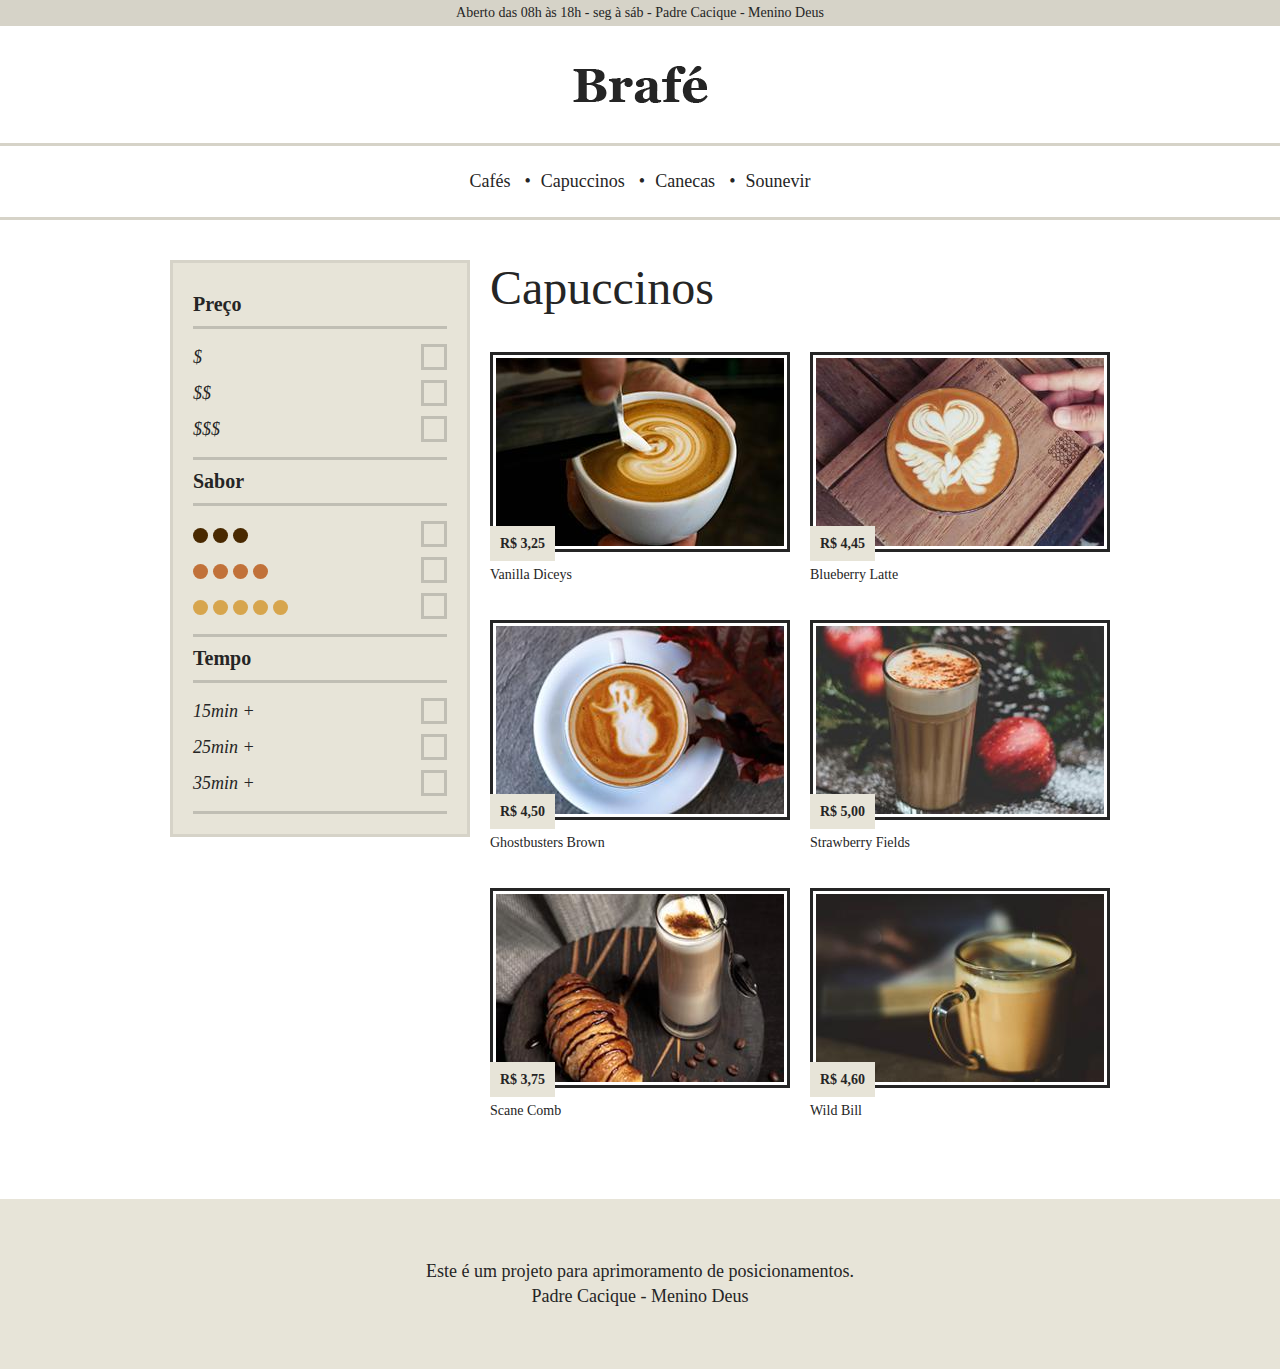
<file: Brafe 2/Brafe 2 - Com Grid/index.html>
<!DOCTYPE html>
<html lang="pt-br">
<head>
    <title>Brafe 2</title>
    <meta charset="UTF-8">
    <meta name="viewport" content="width=device-width, initial-scale=1.0">
    <link rel="stylesheet" type="text/css" href="_css/grid.css">
    <link rel="stylesheet" type="text/css" href="_css/style.css">
</head>
<body>
    <header>
        <div class="header-informacoes">
            <p>
                Aberto das 08h às 18h - seg à sáb - Padre Cacique - Menino Deus
            </p>
        </div>
        <a class="header-logo" href="index.html">
            <img src="_img/brafe.png" alt="Brafé">
        </a>
        <nav class="header-menu">
            <ul>
                <li><a href="#">Cafés</a></li>
                <li><a href="#">Capuccinos</a></li>
                <li><a href="#">Canecas</a></li>
                <li><a href="#">Sounevir</a></li>
            </ul>
        </nav>
    </header>

    <div class="container">
        <nav class="filtro grid-4">
            <h2>Preço</h2>
            <ul>
                <li>$</li>
                <li>$$</li>
                <li>$$$</li>
            </ul>
            <h2>Sabor</h2>
            <ul class="sabor">
                <li><span class="sabor-3">Marrom</span></li>
                <li><span class="sabor-4">Laranja</span></li>
                <li><span class="sabor-5">Amarelo</span></li>
            </ul>
            <h2>Tempo</h2>
            <ul>
                <li>15min +</li>
                <li>25min +</li>
                <li>35min +</li>
            </ul>
        </nav>
        <section class="produtos grid-8">
            <h1>Capuccinos</h1>
            <ul class="row-mobile">
                <li class="grid-mobile-6">
                    <img src="_img/cafe-1.jpg" alt="Café 1">
                    <span>R$ 3,25</span>
                    <h2>Vanilla Diceys</h2>
                </li>
                <li class="grid-mobile-6">
                    <img src="_img/cafe-2.jpg" alt="Café 2">
                    <span>R$ 4,45</span>
                    <h2>Blueberry Latte</h2>
                </li>
                <li class="grid-mobile-6">
                    <img src="_img/cafe-3.jpg" alt="Café 3">
                    <span>R$ 4,50</span>
                    <h2>Ghostbusters Brown</h2>
                </li>
                <li class="grid-mobile-6">
                    <img src="_img/cafe-4.jpg" alt="Café 4">
                    <span>R$ 5,00</span>
                    <h2>Strawberry Fields</h2>
                </li>
                <li class="grid-mobile-6">
                    <img src="_img/cafe-5.jpg" alt="Café 5">
                    <span>R$ 3,75</span>
                    <h2>Scane Comb</h2>
                </li>
                <li class="grid-mobile-6">
                    <img src="_img/cafe-6.jpg" alt="Café 6">
                    <span>R$ 4,60</span>
                    <h2>Wild Bill</h2>
                </li>
            </ul>
        </section>
    </div>

    <footer class="footer">
        <p>Este é um projeto para aprimoramento de posicionamentos.</p>
        <p>Padre Cacique - Menino Deus</p>
    </footer>
</body>
</html>
</file>
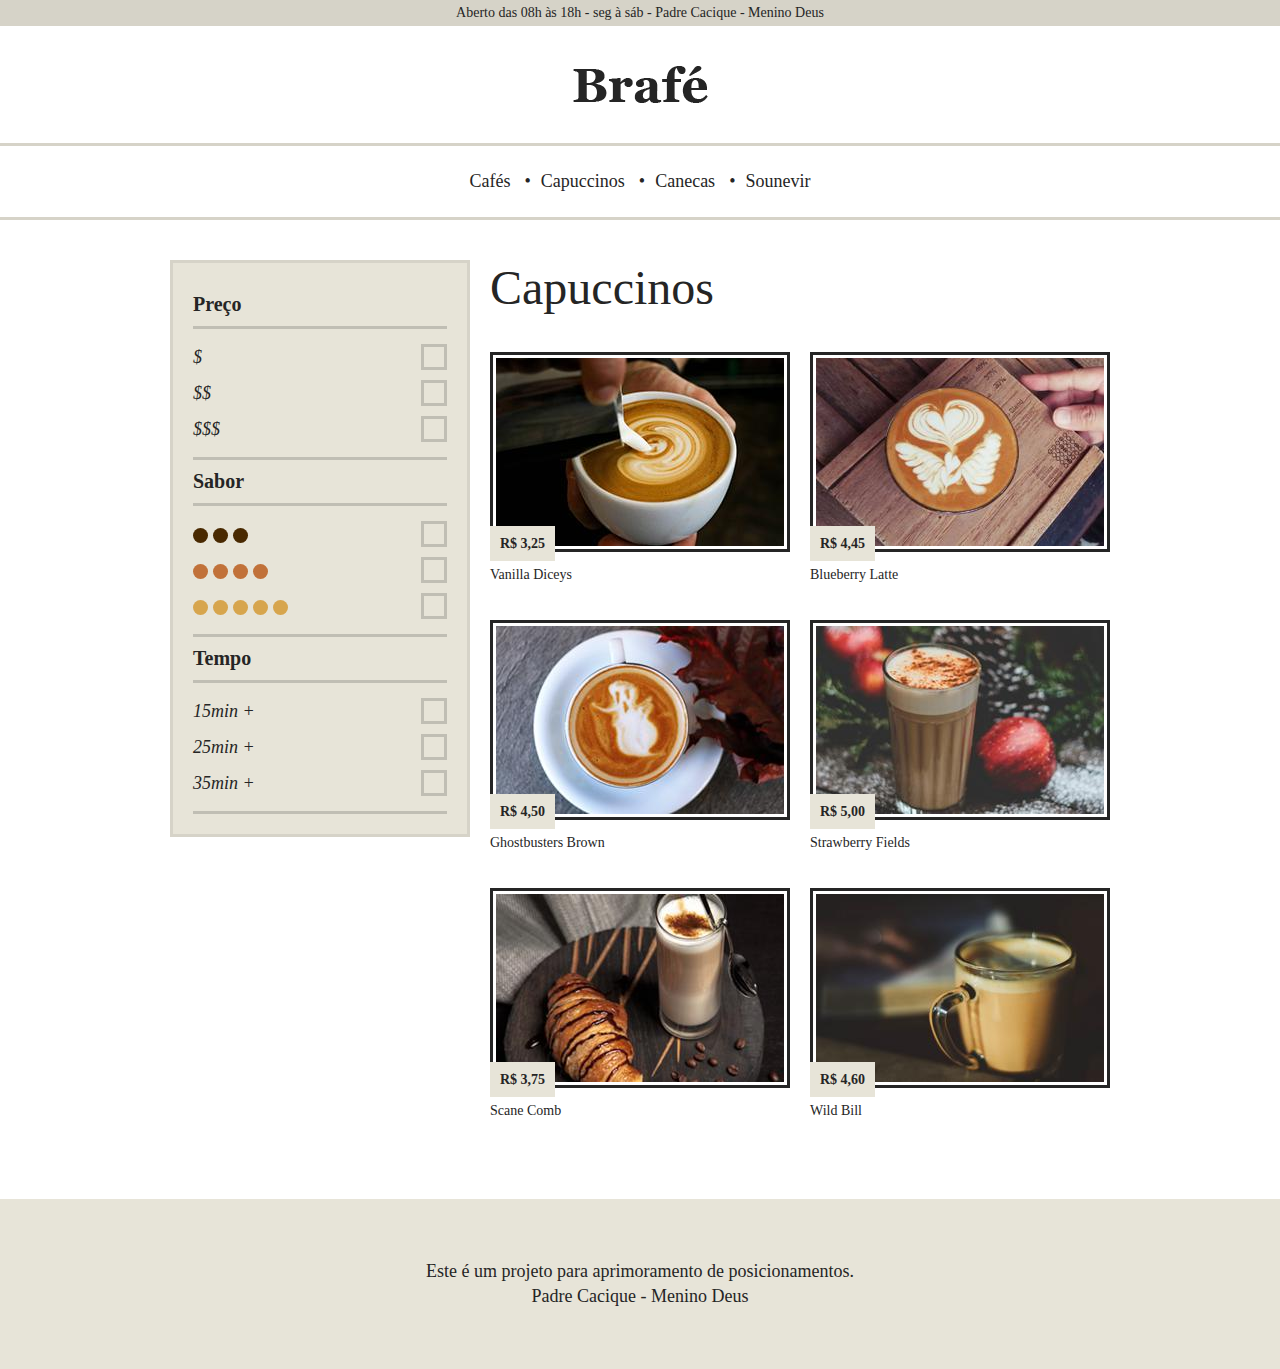
<file: Brafe 2/Brafe 2 - Css Puro/index.html>
<!DOCTYPE html>
<html lang="pt-br">
<head>
    <title>Brafe 2</title>
    <meta charset="UTF-8">
    <meta name="viewport" content="width=device-width, initial-scale=1.0">
    <link rel="stylesheet" type="text/css" href="_css/style.css">
</head>
<body>
    <header>
        <div class="header-informacoes">
            <p>
                Aberto das 08h às 18h - seg à sáb - Padre Cacique - Menino Deus
            </p>
        </div>
        <a class="header-logo" href="index.html">
            <img src="_img/brafe.png" alt="Brafé">
        </a>
        <nav class="header-menu">
            <ul>
                <li><a href="#">Cafés</a></li>
                <li><a href="#">Capuccinos</a></li>
                <li><a href="#">Canecas</a></li>
                <li><a href="#">Sounevir</a></li>
            </ul>
        </nav>
    </header>

    <div class="container">
        <nav class="filtro">
            <h2>Preço</h2>
            <ul>
                <li>$</li>
                <li>$$</li>
                <li>$$$</li>
            </ul>
            <h2>Sabor</h2>
            <ul class="sabor">
                <li><span class="sabor-3">Marrom</span></li>
                <li><span class="sabor-4">Laranja</span></li>
                <li><span class="sabor-5">Amarelo</span></li>
            </ul>
            <h2>Tempo</h2>
            <ul>
                <li>15min +</li>
                <li>25min +</li>
                <li>35min +</li>
            </ul>
        </nav>
        <section class="produtos">
            <h1>Capuccinos</h1>
            <ul>
                <li>
                    <img src="_img/cafe-1.jpg" alt="Café 1">
                    <span>R$ 3,25</span>
                    <h2>Vanilla Diceys</h2>
                </li>
                <li>
                    <img src="_img/cafe-2.jpg" alt="Café 2">
                    <span>R$ 4,45</span>
                    <h2>Blueberry Latte</h2>
                </li>
                <li>
                    <img src="_img/cafe-3.jpg" alt="Café 3">
                    <span>R$ 4,50</span>
                    <h2>Ghostbusters Brown</h2>
                </li>
                <li>
                    <img src="_img/cafe-4.jpg" alt="Café 4">
                    <span>R$ 5,00</span>
                    <h2>Strawberry Fields</h2>
                </li>
                <li>
                    <img src="_img/cafe-5.jpg" alt="Café 5">
                    <span>R$ 3,75</span>
                    <h2>Scane Comb</h2>
                </li>
                <li>
                    <img src="_img/cafe-6.jpg" alt="Café 6">
                    <span>R$ 4,60</span>
                    <h2>Wild Bill</h2>
                </li>
            </ul>
        </section>
    </div>

    <footer class="footer">
        <p>Este é um projeto para aprimoramento de posicionamentos.</p>
        <p>Padre Cacique - Menino Deus</p>
    </footer>
</body>
</html>
</file>
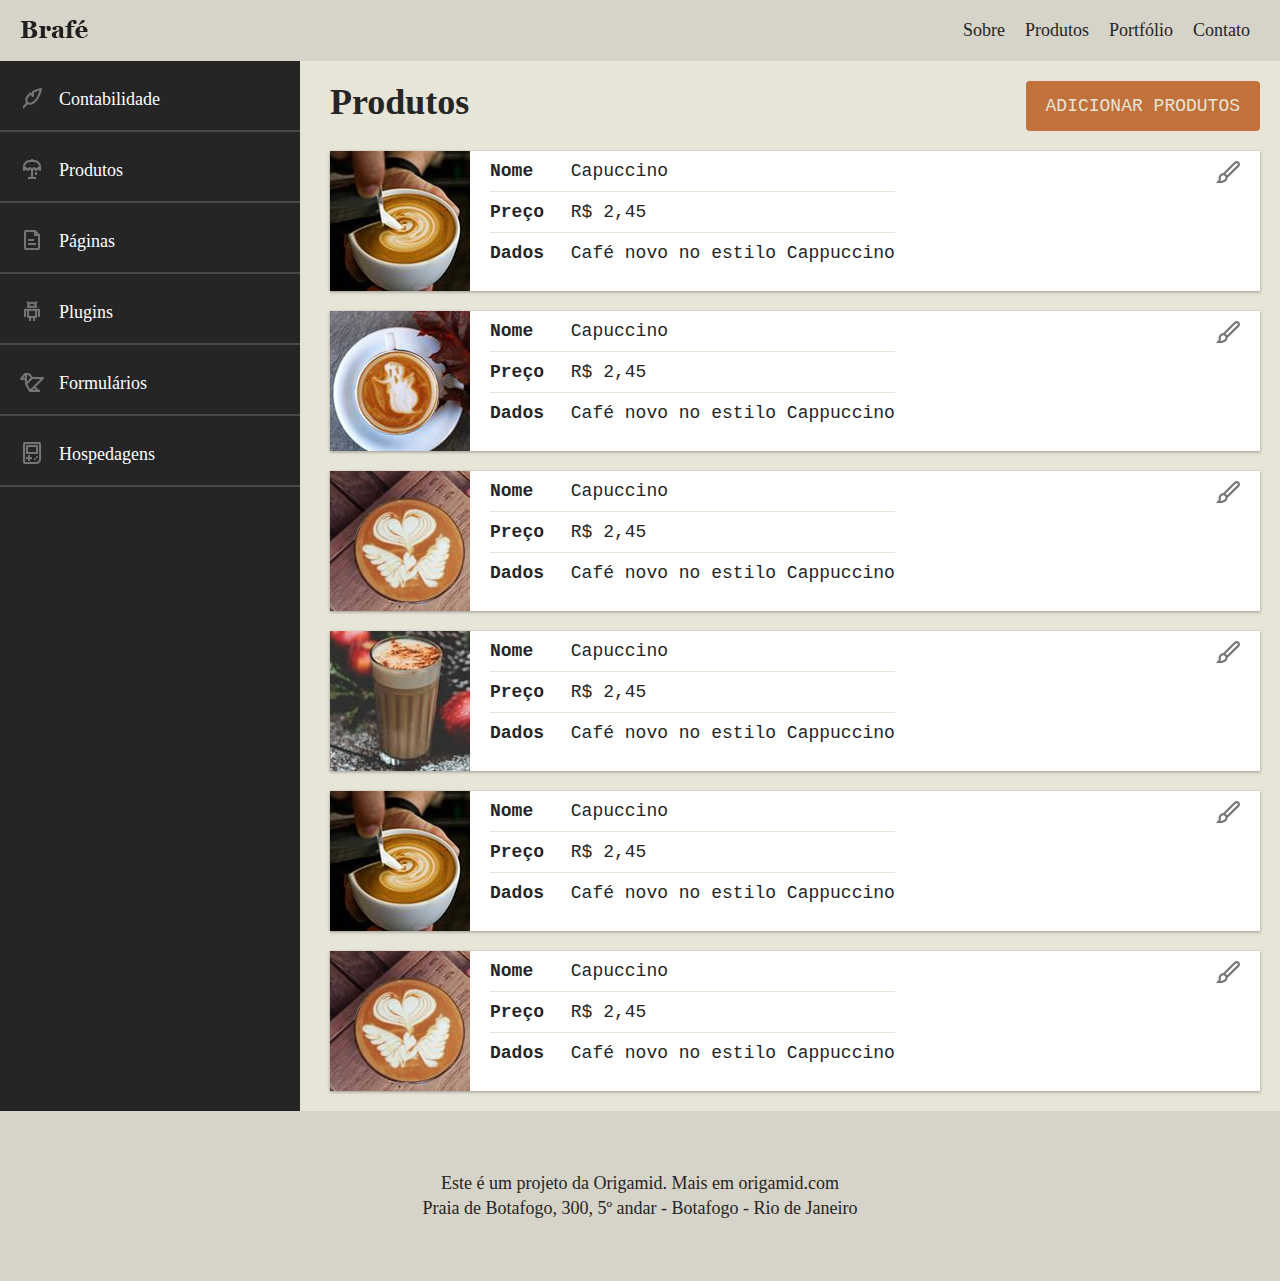
<file: Brafe 3/Brafe - Com Flexbox/index.html>
<!DOCTYPE html>
<html>
<head>
	<title>Brafé 3</title>
	<meta charset="utf-8">
	<meta name="viewport" content="width=device-width, initial-scale=1, shrink-to-fit=no">
	<link rel="stylesheet" type="text/css" href="css/style.css">
</head>

<body>
	
<header class="header">
	<a class="header-logo" href="#">
		<img src="img/brafe.png" alt="Brafé">
	</a>
	<nav class="header-menu">
		<ul>
			<li><a href="#">Sobre</a></li>
			<li><a href="#">Produtos</a></li>
			<li><a href="#">Portfólio</a></li>
			<li><a href="#">Contato</a></li>
		</ul>
	</nav>
</header>
	
<main class="main-container">
	
	<nav class="side-nav">
		<ul>
			<li><a class="nav-contabilidade" href="#">Contabilidade</a></li>
			<li><a class="nav-produtos" href="#">Produtos</a></li>
			<li><a class="nav-paginas" href="#">Páginas</a></li>
			<li><a class="nav-plugins" href="#">Plugins</a></li>
			<li><a class="nav-formularios" href="#">Formulários</a></li>
			<li><a class="nav-hospedagens" href="#">Hospedagens</a></li>
		</ul>
	</nav>
	
	<section class="produtos">
		<header>
			<h1>Produtos</h1>
			<a class="adicionar-produtos" href="#">Adicionar Produtos</a>
		</header>
		<ul>
			<li class="produtos-item">
				<img src="img/cafe-1.jpg" alt="Café 1">
				<ul>
					<li><span>Nome</span> Capuccino</li>
					<li><span>Preço</span> R$ 2,45</li>
					<li><span>Dados</span> Café novo no estilo Cappuccino</li>
				</ul>
				<a href="#">Editar</a>
			</li>
			
			<li class="produtos-item">
				<img src="img/cafe-2.jpg" alt="Café 2">
				<ul>
					<li><span>Nome</span> Capuccino</li>
					<li><span>Preço</span> R$ 2,45</li>
					<li><span>Dados</span> Café novo no estilo Cappuccino</li>
				</ul>
				<a href="#">Editar</a>
			</li>
			
			<li class="produtos-item">
				<img src="img/cafe-3.jpg" alt="Café 3">
				<ul>
					<li><span>Nome</span> Capuccino</li>
					<li><span>Preço</span> R$ 2,45</li>
					<li><span>Dados</span> Café novo no estilo Cappuccino</li>
				</ul>
				<a href="#">Editar</a>
			</li>
			
			<li class="produtos-item">
				<img src="img/cafe-4.jpg" alt="Café 4">
				<ul>
					<li><span>Nome</span> Capuccino</li>
					<li><span>Preço</span> R$ 2,45</li>
					<li><span>Dados</span> Café novo no estilo Cappuccino</li>
				</ul>
				<a href="#">Editar</a>
			</li>
			
			<li class="produtos-item">
				<img src="img/cafe-1.jpg" alt="Café 1">
				<ul>
					<li><span>Nome</span> Capuccino</li>
					<li><span>Preço</span> R$ 2,45</li>
					<li><span>Dados</span> Café novo no estilo Cappuccino</li>
				</ul>
				<a href="#">Editar</a>
			</li>
			
			<li class="produtos-item">
				<img src="img/cafe-3.jpg" alt="Café 3">
				<ul>
					<li><span>Nome</span> Capuccino</li>
					<li><span>Preço</span> R$ 2,45</li>
					<li><span>Dados</span> Café novo no estilo Cappuccino</li>
				</ul>
				<a href="#">Editar</a>
			</li>
		</ul>
	</section>
</main>

	
<footer class="footer">
	<p>Este é um projeto da Origamid. Mais em origamid.com</p>
	<p>Praia de Botafogo, 300, 5º andar - Botafogo - Rio de Janeiro</p>
</footer>
	
</body>
	
</html>
</file>
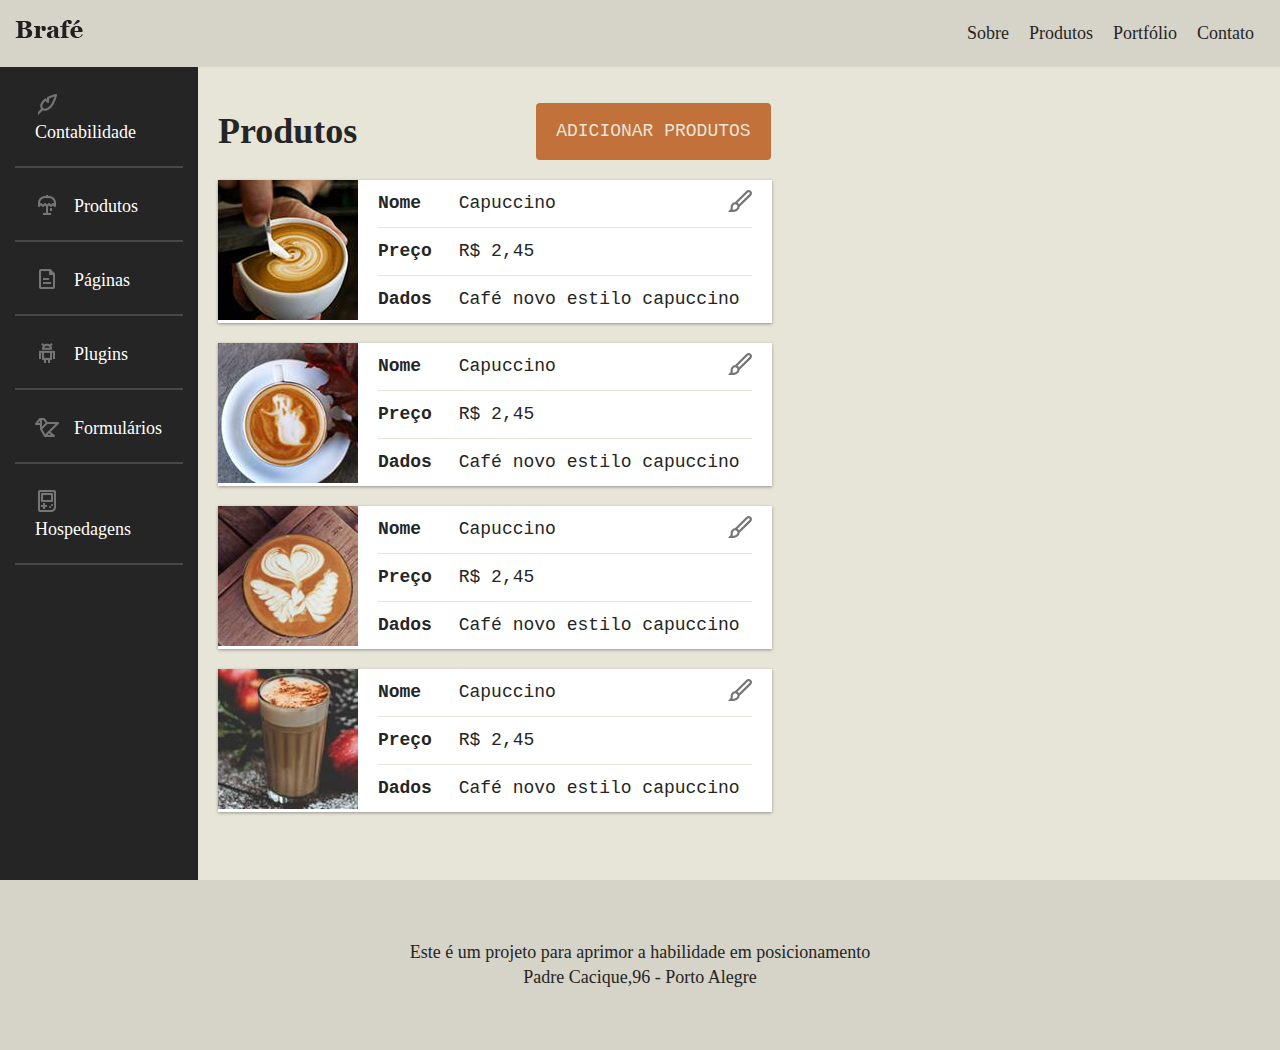
<file: Brafe 3/Brafe 3 - Bootstrap/index.html>
<!DOCTYPE html>
<html lang="pt-br">
<head>
	<title>Brafé 3</title>
	<meta charset="UTF-8">
	<meta name="viewport" content="width=device-width, initial-scale=1.0">
	<link rel="stylesheet" type="text/css" href="_css/bootstrap.min.css">
	<link rel="stylesheet" type="text/css" href="_css/style.css">
</head>
<body>
	<header class="header">
		<div class="container-fluid">
			<div class="row">
				<a class="header-logo col-md-4 mr-auto" href="">
					<img src="_img/brafe.png" alt="Brafé">
				</a>
				<nav class="header-menu mr-3 ml-3">
					<ul>
						<li><a href="#">Sobre</a></li>
						<li><a href="#">Produtos</a></li>
						<li><a href="#">Portfólio</a></li>
						<li><a href="#">Contato</a></li>
					</ul>
				</nav>
			</div>
		</div>
	</header>

	<main class="main-container container-fluid">
		<div class="row">
			<nav class="side-nav col-md-4 col-xl-3">
				<ul>
					<li><a class="nav-contabilidade" href="#">Contabilidade</a></li>
					<li><a class="nav-produtos" href="#">Produtos</a></li>
					<li><a class="nav-paginas" href="#">Páginas</a></li>
					<li><a class="nav-plugins" href="#">Plugins</a></li>
					<li><a class="nav-formularios" href="#">Formulários</a></li>
					<li><a class="nav-hospedagens" href="#">Hospedagens</a></li>
				</ul>
			</nav>
	
			<section class="produtos col-md-8 col-xl-9 mb-5">
				<header class="row mt-3 align-items-center">
					<h1 class="col">Produtos</h1>
					<a class="adicionar-produtos mr-3 ml-3" href="#">Adicionar Produtos</a>
				</header>
	
				<ul>
					<li class="produtos-item">
						<div class="media">
							<img src="_img/cafe-1.jpg" alt="Café 1">
							<ul class="media-body">
								<li><span>Nome</span> Capuccino</li>
								<li><span>Preço</span> R$ 2,45</li>
								<li><span>Dados</span> Café novo estilo capuccino</li>
							</ul>
							<a href="#">Editar</a>
						</div>
					</li>
				</ul>
	
				<ul>
					<li class="produtos-item">
						<div class="media">
							<img src="_img/cafe-2.jpg" alt="Café 2">
							<ul class="media-body">
								<li><span>Nome</span> Capuccino</li>
								<li><span>Preço</span> R$ 2,45</li>
								<li><span>Dados</span> Café novo estilo capuccino</li>
							</ul>
							<a href="#">Editar</a>
						</div>
					</li>
				</ul>
	
				<ul>
					<li class="produtos-item">
						<div class="media">
							<img src="_img/cafe-3.jpg" alt="Café 3">
							<ul class="media-body">
								<li><span>Nome</span> Capuccino</li>
								<li><span>Preço</span> R$ 2,45</li>
								<li><span>Dados</span> Café novo estilo capuccino</li>
							</ul>
							<a href="#">Editar</a>
						</div>
					</li>
				</ul>
	
				<ul>
					<li class="produtos-item">
						<div class="media">
							<img src="_img/cafe-4.jpg" alt="Café 4">
							<ul class="media-body">
								<li><span>Nome</span> Capuccino</li>
								<li><span>Preço</span> R$ 2,45</li>
								<li><span>Dados</span> Café novo estilo capuccino</li>
							</ul>
							<a href="#">Editar</a>
						</div>
					</li>
				</ul>
			</section>
		</div>
	</main>

	<footer class="footer">
		<p>Este é um projeto para aprimor a habilidade em posicionamento</p>
		<p>Padre Cacique,96 - Porto Alegre</p>
	</footer>
</body>
</html>
</file>
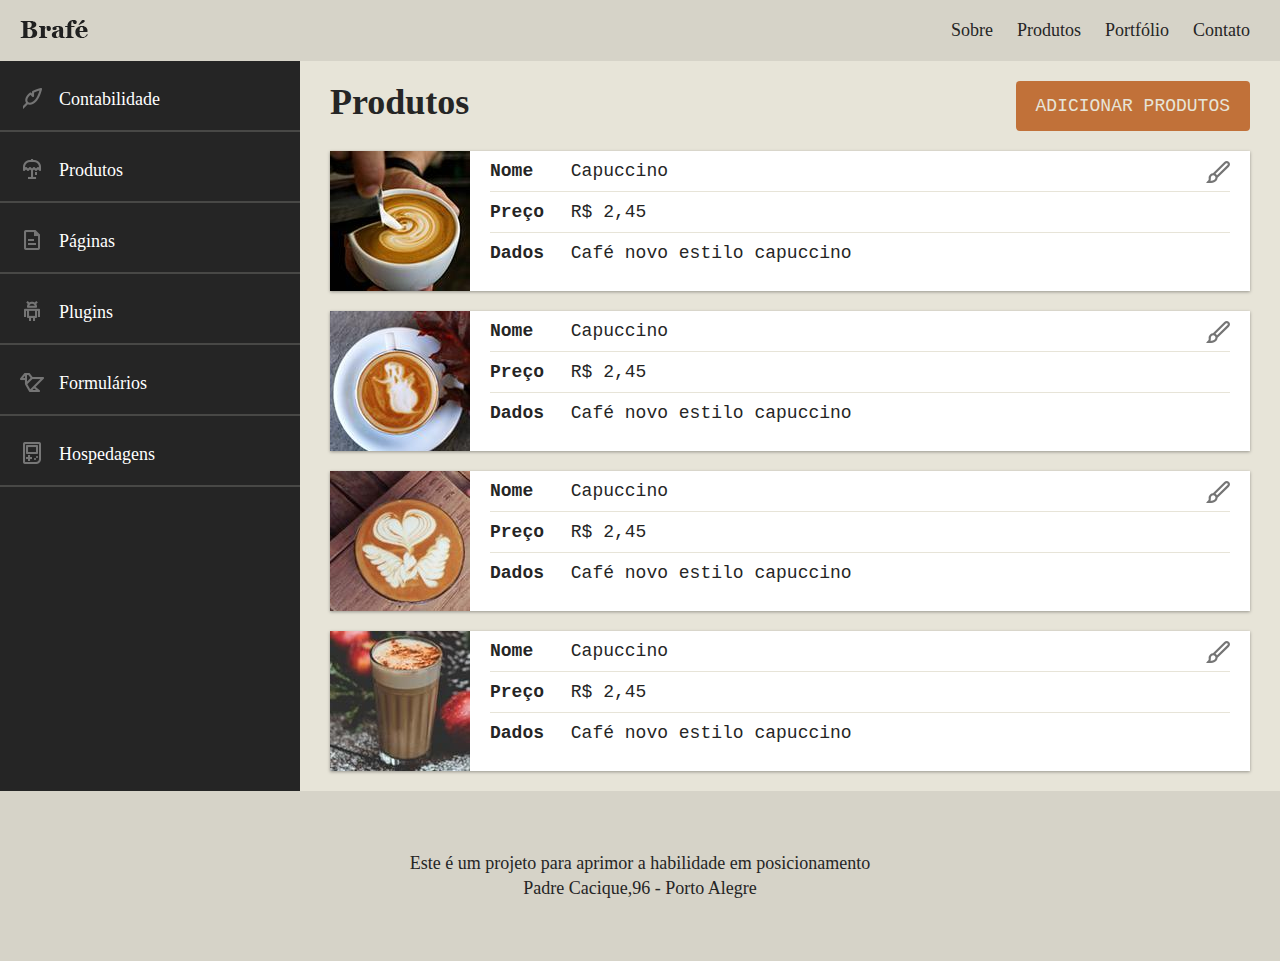
<file: Brafe 3/Brafe 3 - Css Puro/index.html>
<!DOCTYPE html>
<html lang="pt-br">
<head>
	<title>Brafé 3</title>
	<meta charset="UTF-8">
	<meta name="viewport" content="width=device-width, initial-scale=1.0">
	<link rel="stylesheet" type="text/css" href="_css/style.css">
</head>
<body>
	<header class="header">
		<a class="header-logo" href="">
			<img src="_img/brafe.png" alt="Brafé">
		</a>
		<nav class="header-menu">
			<ul>
				<li><a href="#">Sobre</a></li>
				<li><a href="#">Produtos</a></li>
				<li><a href="#">Portfólio</a></li>
				<li><a href="#">Contato</a></li>
			</ul>
		</nav>
	</header>

	<main class="main-container">
		<nav class="side-nav">
			<ul>
				<li><a class="nav-contabilidade" href="#">Contabilidade</a></li>
				<li><a class="nav-produtos" href="#">Produtos</a></li>
				<li><a class="nav-paginas" href="#">Páginas</a></li>
				<li><a class="nav-plugins" href="#">Plugins</a></li>
				<li><a class="nav-formularios" href="#">Formulários</a></li>
				<li><a class="nav-hospedagens" href="#">Hospedagens</a></li>
			</ul>
		</nav>

		<section class="produtos">
			<header>
				<h1>Produtos</h1>
				<a class="adicionar-produtos" href="#">Adicionar Produtos</a>
			</header>

			<ul>
				<li class="produtos-item">
					<img src="_img/cafe-1.jpg" alt="Café 1">
					<ul>
						<li><span>Nome</span> Capuccino</li>
						<li><span>Preço</span> R$ 2,45</li>
						<li><span>Dados</span> Café novo estilo capuccino</li>
					</ul>
					<a href="#">Editar</a>
				</li>
			</ul>

			<ul>
				<li class="produtos-item">
					<img src="_img/cafe-2.jpg" alt="Café 2">
					<ul>
						<li><span>Nome</span> Capuccino</li>
						<li><span>Preço</span> R$ 2,45</li>
						<li><span>Dados</span> Café novo estilo capuccino</li>
					</ul>
					<a href="#">Editar</a>
				</li>
			</ul>

			<ul>
				<li class="produtos-item">
					<img src="_img/cafe-3.jpg" alt="Café 3">
					<ul>
						<li><span>Nome</span> Capuccino</li>
						<li><span>Preço</span> R$ 2,45</li>
						<li><span>Dados</span> Café novo estilo capuccino</li>
					</ul>
					<a href="#">Editar</a>
				</li>
			</ul>

			<ul>
				<li class="produtos-item">
					<img src="_img/cafe-4.jpg" alt="Café 4">
					<ul>
						<li><span>Nome</span> Capuccino</li>
						<li><span>Preço</span> R$ 2,45</li>
						<li><span>Dados</span> Café novo estilo capuccino</li>
					</ul>
					<a href="#">Editar</a>
				</li>
			</ul>
		</section>
	</main>

	<footer class="footer">
		<p>Este é um projeto para aprimor a habilidade em posicionamento</p>
		<p>Padre Cacique,96 - Porto Alegre</p>
	</footer>
</body>
</html>
</file>
<file: Brafe 1/Brafe 1 - Com Grid/_css/grid.css>
.container {
    max-width: 960px;
    margin: 0 auto;
}

.container::after, .container::before {
    content: '';
    display: table;
    clear: both;
}

.grid-1, .grid-2, .grid-3, .grid-4, .grid-5, .grid-6, .grid-7, .grid-8, 
.grid-9, .grid-10, .grid-11, .grid-12 {
    margin-left: 10px;
    margin-right: 10px;
    float: left;
    display: block;
    min-height: 1px;
}

.grid-1 {
    width: calc(8.333% - 20px);
}

.grid-2 {
    width: calc(16.666% - 20px);
}

.grid-3 {
    width: calc(25% - 20px);
}

.grid-4 {
    width: calc(33.333% - 20px);
}

.grid-5 {
    width: calc(41.666% - 20px);
}

.grid-6 {
    width: calc(50% - 20px);
}

.grid-7 {
    width: calc(58.333% - 20px);
}

.grid-8 {
    width: calc(66.666% - 20px);
}

.grid-9 {
    width: calc(75% - 20px);
}

.grid-10 {
    width: calc(83.333% - 20px);
}

.grid-11 {
    width: calc(91.666% - 20px);
}

.grid-12 {
    width: calc(100% - 20px);
}

@media only screen and (max-width: 739px) {
    .container {
        max-width: 300px;
    }
    .grid-1, .grid-2, .grid-3, .grid-4, .grid-5, .grid-6, .grid-7, .grid-8, 
    .grid-9, .grid-10, .grid-11, .grid-12 {
    width: 100%;
    margin-left: 0px;
    margin-right: 0px;
    float: none;
    }
}
</file>
<file: Brafe 2/Brafe 2 - Bootstrap/_css/style.css>
body, p, h1, h2, h3, ul {
    padding: 0;
    margin: 0;
}

li {
    list-style: none;   
}

body {
    font-family: Georgia, 'Times New Roman', Times, serif;
    color: #252525;
}

* {
    /* Quando coloca padding/border ele não soma com o width do objeto */
    box-sizing: border-box;    
}

/* Menu */

.header-informacoes {
    font-size: 0.875em;
    background: #d6d3c8;
    padding: 5px 0;
    text-align: center;
}

.header-logo img {
    display: block;
    margin: 40px auto;
    max-width: 100%;
}

.header-menu {
    border-top: 3px solid #d6d3c8;
    border-bottom: 3px solid #d6d3c8;
    text-align: center;
    margin-bottom: 40px;
    padding: 20px 0;
}

.header-menu li {
    display: inline-block;
}

.header-menu a {
    display: block;
    padding: 5px 10px 5px 0;
    text-decoration: none;
    color: #252525;
    font-size: 1.125em;
}

.header-menu li a::before {
    content: '•';
    padding-right: 10px;
}

.header-menu li:first-child a::before {
    content: '';
}

/* Filtro */

.filtro {
    background: #e7e4d8;
    border: 3px solid #d6d3c8;
    padding: 20px;
    align-self: flex-start;
}

@media only screen and (max-width: 768px) {
    .filtro {
        display: none;
    }
}

.filtro h2 {
    font-size: 1.25em;
    padding: 10px 0;
    font-weight: bold;
}

.filtro ul {
    border-top: 3px solid #c0beb4;
    border-bottom: 3px solid #c0beb4;
    padding: 10px 0;
}

.filtro li {
    font-size: 1.125em;
    font-style: italic;
    line-height: 2;
}

.filtro li::after {
    content: '';
    display: block;
    width: 20px;
    height: 20px;
    border: 3px solid #c0beb4;
    float: right;
    margin-top: 5px;
}

.sabor {
    overflow: hidden;
}

.sabor span {
    display: inline-block;
    text-indent: -200px;
    width: 15px; 
    height: 15px;
    border-radius: 50%;
    vertical-align: middle;
    background: currentColor;
}

.sabor-3 {
    color: #492901;
    box-shadow: 20px 0 0 0, 
                40px 0 0 0;
}

.sabor-4 {
    color: #c17139;
    box-shadow: 20px 0 0 0, 
                40px 0 0 0,
                60px 0 0 0;
}

.sabor-5 {
    color: #d7a54d;
    box-shadow: 20px 0 0 0, 
                40px 0 0 0,
                60px 0 0 0,
                80px 0 0 0;
}

/* Produtos */

.produtos {
    float: left;
}

.produtos h1 {
    font-size: 3em;
    font-weight: normal;
}

.produtos li {
    float: left;
}

.produtos li img {
    display: block;
    max-width: 100%;
    border: 3px solid #fff;
    box-shadow: 0 0 0 3px #252525;
    margin: 40px 3px 0 3px;
}

.produtos li span {
    background: #e7e4d8;
    padding: 10px;
    font-size: 0.875em;
    font-weight: bold;
    position: relative;
    top: -15px;
}

.produtos li h2 {
    font-size: 0.875em;
    font-weight: normal;
}

/* Footer */

.footer {
    background: #e7e4d8;
    text-align: center;
    font-size: 1.125em;
    line-height: 1.4em;
    margin-top: 80px;
    padding: 60px 0;
}
</file>
<file: Brafe 2/Brafe 2 - Com Flexbox/_css/flex.css>
.flex {
    max-width: 960px;
    margin: 0 auto;
    display: flex;
    flex-wrap: wrap;
}

.flex-row {
    margin-left: -10px;
    margin-right: -10px;
    display: flex;
    flex-wrap: wrap;
}

.flex-item-4, .flex-item-6, .flex-item-8 {
    margin-left: 10px;
    margin-right: 10px;
    align-self: flex-start;
}

.flex-item-4 {
    flex: 0 0 calc(33.333% - 20px);
    max-width: calc(33.333% - 20px);
}

.flex-item-6 {
    flex: 0 0 calc(50% - 20px);
    max-width: calc(50% - 20px);
}

.flex-item-8 {
    flex: 0 0 calc(66.666% - 20px);
    max-width: calc(66.666% - 20px);
}

@media only screen and (max-width: 739px) {
    .flex {
        max-width: 300px;
        flex-direction: column;
    }

    .flex-item-4, .flex-item-8 {
        margin-left: 0px;
        margin-right: 0px;
        max-width: 100%;
        align-self: auto;
    }
}
</file>
<file: Brafe 2/Brafe 2 - Com Flexbox/_css/style.css>
body, p, h1, h2, h3, ul {
    padding: 0;
    margin: 0;
}

li {
    list-style: none;   
}

body {
    font-family: Georgia, 'Times New Roman', Times, serif;
    color: #252525;
}

* {
    /* Quando coloca padding/border ele não soma com o width do objeto */
    box-sizing: border-box;    
}

/* Menu */

.header-informacoes {
    font-size: 0.875em;
    background: #d6d3c8;
    padding: 5px 0;
    text-align: center;
}

.header-logo img {
    display: block;
    margin: 40px auto;
    max-width: 100%;
}

.header-menu {
    border-top: 3px solid #d6d3c8;
    border-bottom: 3px solid #d6d3c8;
    text-align: center;
    margin-bottom: 40px;
    padding: 20px 0;
}

.header-menu li {
    display: inline-block;
}

.header-menu a {
    display: block;
    padding: 5px 10px 5px 0;
    text-decoration: none;
    color: #252525;
    font-size: 1.125em;
}

.header-menu li a::before {
    content: '•';
    padding-right: 10px;
}

.header-menu li:first-child a::before {
    content: '';
}

/* Filtro */

.filtro {
    background: #e7e4d8;
    border: 3px solid #d6d3c8;
    margin: 0 10px;
    padding: 20px;
    float: left;
}

@media only screen and (max-width: 739px) {
    .filtro {
        display: none;
    }
}

.filtro h2 {
    font-size: 1.25em;
    padding: 10px 0;
}

.filtro ul {
    border-top: 3px solid #c0beb4;
    border-bottom: 3px solid #c0beb4;
    padding: 10px 0;
}

.filtro li {
    font-size: 1.125em;
    font-style: italic;
    line-height: 2;
}

.filtro li::after {
    content: '';
    display: block;
    width: 20px;
    height: 20px;
    border: 3px solid #c0beb4;
    float: right;
    margin-top: 5px;
}

.sabor {
    overflow: hidden;
}

.sabor span {
    display: inline-block;
    text-indent: -200px;
    width: 15px; 
    height: 15px;
    border-radius: 50%;
    vertical-align: middle;
    background: currentColor;
}

.sabor-3 {
    color: #492901;
    box-shadow: 20px 0 0 0, 
                40px 0 0 0;
}

.sabor-4 {
    color: #c17139;
    box-shadow: 20px 0 0 0, 
                40px 0 0 0,
                60px 0 0 0;
}

.sabor-5 {
    color: #d7a54d;
    box-shadow: 20px 0 0 0, 
                40px 0 0 0,
                60px 0 0 0,
                80px 0 0 0;
}

/* Produtos */

.produtos {
    margin: 0 10px;
    float: left;
}

.produtos h1 {
    font-size: 3em;
    font-weight: normal;
}

.produtos li {
    float: left;
}

.produtos li img {
    display: block;
    max-width: 100%;
    border: 3px solid #fff;
    box-shadow: 0 0 0 3px #252525;
    margin: 40px 3px 0 3px;
}

.produtos li span {
    background: #e7e4d8;
    padding: 10px;
    font-size: 0.875em;
    font-weight: bold;
    position: relative;
    top: -15px;
}

.produtos li h2 {
    font-size: 0.875em;
    font-weight: normal;
}

/* Footer */

.footer {
    background: #e7e4d8;
    text-align: center;
    font-size: 1.125em;
    line-height: 1.4em;
    margin-top: 80px;
    padding: 60px 0;
}
</file>
<file: Brafe 2/Brafe 2 - Com Grid/_css/grid.css>
.container {
    max-width: 960px;
    margin: 0 auto;
}

.container::after, .container::before {
    content: '';
    display: table;
    clear: both;
}

.grid-1, .grid-2, .grid-3, .grid-4, .grid-5, .grid-6, 
.grid-7, .grid-8, .grid-9, .grid-10,.grid-11, .grid-12, .grid-mobile-6 {
    float: left;
    display: block;
    min-height: 1px;
    margin-left: 10px;
    margin-right: 10px;
}

.grid-1 {
    width: calc(8.333% - 20px);
}

.grid-2 {
    width: calc(16.666% - 20px);
}

.grid-3 {
    width: calc(25% - 20px);
}

.grid-4 {
    width: calc(33.333% - 20px);
}

.grid-5 {
    width: calc(41.666% - 20px);
}


.grid-6 {
    width: calc(50% - 20px);
}

.grid-7 {
    width: calc(58.333% - 20px);
}

.grid-8 {
    width: calc(66.666% - 20px);
}


.grid-9 {
    width: calc(75% - 20px);
}

.grid-10 {
    width: calc(83.333% - 20px);
}

.grid-11 {
    width: calc(91.666% - 20px);
}

.grid-12 {
    width: calc(100% - 20px);
}

.grid-mobile-6 {
    width: calc(50% - 20px);
}

.row, .row-mobile {
    margin-left: -10px;
    margin-right: -10px;
}

.row::after, .row::before, .row-mobile::before, .row-mobile::after {
    content: '';
    display: table;
    clear: both;
}


@media only screen and (max-width: 739px) {
    .container {
        max-width: 300px;
    }
    
    .grid-1, .grid-2, .grid-3, .grid-4, .grid-5, .grid-6, 
    .grid-7, .grid-8, .grid-9, .grid-10, .grid-11, .grid-12 {
        float: none;
        width: 100%;
        margin-left: 0;
        margin-right: 0;
    }

    .row {
        margin-left: 0;
        margin-right: 0;
    }
}
</file>
<file: Brafe 2/Brafe 2 - Com Grid/_css/style.css>
body, p, h1, h2, h3, ul {
    padding: 0;
    margin: 0;
}

li {
    list-style: none;   
}

body {
    font-family: Georgia, 'Times New Roman', Times, serif;
    color: #252525;
}

* {
    /* Quando coloca padding/border ele não soma com o width do objeto */
    box-sizing: border-box;    
}

/* Menu */

.header-informacoes {
    font-size: 0.875em;
    background: #d6d3c8;
    padding: 5px 0;
    text-align: center;
}

.header-logo img {
    display: block;
    margin: 40px auto;
    max-width: 100%;
}

.header-menu {
    border-top: 3px solid #d6d3c8;
    border-bottom: 3px solid #d6d3c8;
    text-align: center;
    margin-bottom: 40px;
    padding: 20px 0;
}

.header-menu li {
    display: inline-block;
}

.header-menu a {
    display: block;
    padding: 5px 10px 5px 0;
    text-decoration: none;
    color: #252525;
    font-size: 1.125em;
}

.header-menu li a::before {
    content: '•';
    padding-right: 10px;
}

.header-menu li:first-child a::before {
    content: '';
}

/* Filtro */

.filtro {
    background: #e7e4d8;
    border: 3px solid #d6d3c8;
    margin: 0 10px;
    padding: 20px;
    float: left;
}

@media only screen and (max-width: 739px) {
    .filtro {
        display: none;
    }
}

.filtro h2 {
    font-size: 1.25em;
    padding: 10px 0;
}

.filtro ul {
    border-top: 3px solid #c0beb4;
    border-bottom: 3px solid #c0beb4;
    padding: 10px 0;
}

.filtro li {
    font-size: 1.125em;
    font-style: italic;
    line-height: 2;
}

.filtro li::after {
    content: '';
    display: block;
    width: 20px;
    height: 20px;
    border: 3px solid #c0beb4;
    float: right;
    margin-top: 5px;
}

.sabor {
    overflow: hidden;
}

.sabor span {
    display: inline-block;
    text-indent: -200px;
    width: 15px; 
    height: 15px;
    border-radius: 50%;
    vertical-align: middle;
    background: currentColor;
}

.sabor-3 {
    color: #492901;
    box-shadow: 20px 0 0 0, 
                40px 0 0 0;
}

.sabor-4 {
    color: #c17139;
    box-shadow: 20px 0 0 0, 
                40px 0 0 0,
                60px 0 0 0;
}

.sabor-5 {
    color: #d7a54d;
    box-shadow: 20px 0 0 0, 
                40px 0 0 0,
                60px 0 0 0,
                80px 0 0 0;
}

/* Produtos */

.produtos {
    margin: 0 10px;
    float: left;
}

.produtos h1 {
    font-size: 3em;
    font-weight: normal;
}

.produtos li {
    float: left;
}

.produtos li img {
    display: block;
    max-width: 100%;
    border: 3px solid #fff;
    box-shadow: 0 0 0 3px #252525;
    margin: 40px 3px 0 3px;
}

.produtos li span {
    background: #e7e4d8;
    padding: 10px;
    font-size: 0.875em;
    font-weight: bold;
    position: relative;
    top: -15px;
}

.produtos li h2 {
    font-size: 0.875em;
    font-weight: normal;
}

/* Footer */

.footer {
    background: #e7e4d8;
    text-align: center;
    font-size: 1.125em;
    line-height: 1.4em;
    margin-top: 80px;
    padding: 60px 0;
}
</file>
<file: Brafe 2/Brafe 2 - Css Puro/_css/style.css>
body, p, h1, h2, h3, ul {
    padding: 0;
    margin: 0;
}

li {
    list-style: none;   
}

body {
    font-family: Georgia, 'Times New Roman', Times, serif;
    color: #252525;
}

* {
    /* Quando coloca padding/border ele não soma com o width do objeto */
    box-sizing: border-box;    
}

/* Menu */

.header-informacoes {
    font-size: 0.875em;
    background: #d6d3c8;
    padding: 5px 0;
    text-align: center;
}

.header-logo img {
    display: block;
    margin: 40px auto;
    max-width: 100%;
}

.header-menu {
    border-top: 3px solid #d6d3c8;
    border-bottom: 3px solid #d6d3c8;
    text-align: center;
    margin-bottom: 40px;
    padding: 20px 0;
}

.header-menu li {
    display: inline-block;
}

.header-menu a {
    display: block;
    padding: 5px 10px 5px 0;
    text-decoration: none;
    color: #252525;
    font-size: 1.125em;
}

.header-menu li a::before {
    content: '•';
    padding-right: 10px;
}

.header-menu li:first-child a::before {
    content: '';
}

/* Conteúdo */

.container {
    max-width: 960px;
    margin: 0 auto;
}

.container::after, .container::before {
    content: '';
    display: table;
    clear: both;
}

/* Filtro */

.filtro {
    background: #e7e4d8;
    border: 3px solid #d6d3c8;
    width: 300px;
    margin: 0 10px;
    padding: 20px;
    float: left;
}

@media only screen and (min-width: 740px) and (max-width: 980px) {
    .container {
        max-width: 720px;
    }

    .filtro {
        width: 220px;
    }
}

@media only screen and (max-width: 739px) {
    .container {
        max-width: 300px;
    }

    .filtro {
        display: none;
    }
}

.filtro h2 {
    font-size: 1.25em;
    padding: 10px 0;
}

.filtro ul {
    border-top: 3px solid #c0beb4;
    border-bottom: 3px solid #c0beb4;
    padding: 10px 0;
}

.filtro li {
    font-size: 1.125em;
    font-style: italic;
    line-height: 2;
}

.filtro li::after {
    content: '';
    display: block;
    width: 20px;
    height: 20px;
    border: 3px solid #c0beb4;
    float: right;
    margin-top: 5px;
}

.sabor {
    overflow: hidden;
}

.sabor span {
    display: inline-block;
    text-indent: -200px;
    width: 15px; 
    height: 15px;
    border-radius: 50%;
    vertical-align: middle;
    background: currentColor;
}

.sabor-3 {
    color: #492901;
    box-shadow: 20px 0 0 0, 
                40px 0 0 0;
}

.sabor-4 {
    color: #c17139;
    box-shadow: 20px 0 0 0, 
                40px 0 0 0,
                60px 0 0 0;
}

.sabor-5 {
    color: #d7a54d;
    box-shadow: 20px 0 0 0, 
                40px 0 0 0,
                60px 0 0 0,
                80px 0 0 0;
}

/* Produtos */

.produtos {
    width: 620px;
    margin: 0 10px;
    float: left;
}

.produtos h1 {
    font-size: 3em;
    font-weight: normal;
}

.produtos li {
    width: 300px;
    float: left;
}

.produtos li:nth-child(even) {
    margin-left: 20px;
}

.produtos li img {
    display: block;
    max-width: 100%;
    border: 3px solid #fff;
    box-shadow: 0 0 0 3px #252525;
    margin: 40px 3px 0 3px;
}

.produtos li span {
    background: #e7e4d8;
    padding: 10px;
    font-size: 0.875em;
    font-weight: bold;
    position: relative;
    top: -15px;
}

.produtos li h2 {
    font-size: 0.875em;
    font-weight: normal;
}

@media only screen and (min-width: 740px) and (max-width: 980px) {
    .produtos {
        width: 460px;
    }

    .produtos li {
        width: 220px;
    }
}

@media only screen and (max-width: 739px) {
    .produtos {
        width: 300px;
    }
    .produtos li {
        width: 140px;
    }    
     
}

/* Footer */

.footer {
    background: #e7e4d8;
    text-align: center;
    font-size: 1.125em;
    line-height: 1.4em;
    margin-top: 80px;
    padding: 60px 0;
}
</file>
<file: Brafe 3/Brafe - Com Flexbox/css/style.css>
body, p, h1, ul, li {
	padding: 0px;
	margin: 0px;
}

li {
	list-style: none;
}

body {
	font-family: Georgia, serif;
	color: #252525;
	background: #e7e4d8;
}

* {
	box-sizing: border-box;
}

img {
	display: block;
	max-width: 100%;
}

a {
	text-decoration: none;
}

/*Header*/

.header {
	background: #d6d3c8;
	padding: 20px;
	display: flex;
}

.header-logo {
	flex-grow: 1;
}

.header-menu ul {
	display: flex;
	flex-wrap: wrap;
}

.header-menu li a {
	color: #252525;
	font-size: 1.125em;
	padding: 0 10px;
}

@media only screen and (max-width: 739px) {
	.header {
		flex-direction: column;
	}	

	.header-menu {
		margin-top: 10px;
	}

	.header-menu li a {
		padding-left: 0;
	}
}

/*MAIN*/

.main-container {
	display: flex;
}

/*SIDE NAV*/

.side-nav {
	flex: 1;
	max-width: 300px;
	background: #252525;
	margin-right: 10px;
}

.side-nav li a {
	display: block;
	color: #fff;
	border-bottom: 2px solid #484846;
	font-size: 1.125em;
	padding: 20px;
}

.side-nav li a::before {
	content: '';
	display: inline-block;
	width: 24px;
	height: 24px;
	position: relative;
	top: 5px;
	margin-right: 15px;
	background-image: url('../img/icones.png');
}

.nav-contabilidade::before {
	background-position: 0 0;
}

.nav-produtos::before {
	background-position: 0 -24px;
}

.nav-paginas::before {
	background-position: 0 calc(-24px * 2);
}

.nav-plugins::before {
	background-position: 0 calc(-24px * 3);
}

.nav-formularios::before {
	background-position: 0 calc(-24px * 4);
}

.nav-hospedagens::before {
	background-position: 0 calc(-24px * 5);
}

@media only screen and (max-width: 739px) {
	.main-container {
		flex-direction: column;
	}

	.side-nav {
		margin: 10px;
		background: none;
		max-width: 100%;
	}

	.side-nav ul {
		display: flex;
		flex-wrap: wrap;
	}

	.side-nav li {
		margin-bottom: 10px;
		margin-right: 10px;
	}

	.side-nav li a::before {
		top: 0;
		margin: 0;
	}

	.side-nav li a {
		width: 44px;
		height: 44px;
		overflow: hidden;
		border: none;
		padding: 10px;
		color: #252525;
		background: #252525;
		border-radius: 4px;
	}
}

/* Produtos */

.produtos {
	flex: 1;
	padding: 20px;
}

.produtos header {
	display: flex;
}

.produtos h1 {
	font-size: 2.25em;
	flex-grow: 1;
	margin-right: 20px;
}

.adicionar-produtos {
	background: #c17139;
	color: #e7e4d8;
	font-size: 1.125em;
	font-family: Courier, monospace;
	text-transform: uppercase;
	padding: 15px 20px;
	border-radius: 4px;
	text-align: center;
}

.produtos-item {
	background: #fff;
	box-shadow: 0 1px 3px 0 rgba(0,0,0,.35);
	margin-top: 20px;
	position: relative;
	display: flex;
}

.produtos-item a {
	width: 24px;
	height: 24px;
	overflow: hidden;
	text-indent: -200px;
	position: absolute;
	right: 20px;
	top: 10px;
	background: url('../img/edit.svg') no-repeat;
}

.produtos-item a:hover {
	background: url('../img/edit-hover.svg') no-repeat;
}

.produtos-item img {
	align-self: flex-start;
}

.produtos-item ul {
	padding: 0 20px;
}

.produtos-item li {
	padding: 10px 0;
	font-size: 1.125em;
	font-family: Courier, monospace;
	border-bottom: 1px solid #e7e4d8;
}

.produtos-item li:last-child {
	border: none;
}

.produtos-item span {
	font-weight: bold;
	width: 70px;
	display: inline-block;
}


@media only screen and (max-width: 739px) {
	.produtos header {
		flex-direction: column;
	}

	.produtos-item {
		/* Flex-direction tem que ir no container */
		flex-direction: column;
	}
}



/*Footer*/

.footer {
	background: #D6D3C8;
	text-align: center;
	padding: 60px 0;
	font-size: 1.125em;
	line-height: 1.4em;
}
</file>
<file: Brafe 3/Brafe 3 - Bootstrap/_css/style.css>
/* Estilos Gerais */
body, p, h1, ul, li {
	margin: 0;
	padding: 0;
}

li {
	list-style: none;
}

body {
	font-family: Georgia, 'Times New Roman', serif;
	color: #252525;
	background: #e7e4d8;
}

* {
	box-sizing: border-box;
}

a {
	text-decoration: none;
}

img {
	display: block;
	max-width: 100%;
}

/* Header */

.header {
	background: #d6d3c8;
	padding: 20px 0;
}

.header-menu ul {
	display: flex;
	flex-wrap: wrap;
}

.header-menu li {
	display: inline-block;
}

.header-menu li a {
	color: #252525;
	font-size: 1.125em;
	padding: 0 10px;
	text-decoration: none;
}

.header-menu li:first-child a {
	padding-left: 0;
}

@media only screen and (max-width: 739px) {
	.header-menu ul {
		margin-top: 10px;
	}
}


/* Main */

.main-container {
	display: flex;	
}

/* Side-nav */

.side-nav {
	background: #252525;
}

.side-nav li a {
	display: block;
	color: #fff;
	border-bottom: 2px solid #484846;
	font-size: 1.125em;
	padding: 20px;
}

/* Criando o navbar lateral com 1 única imagem como vários ícones */
.side-nav li a::before {
	content: '';
	display: inline-block;
	width: 24px;
	height: 24px;
	position: relative;
	top: 5px;
	margin-right: 15px;
	background-image: url('../_img/icones.png');
}

.nav-contabilidade::before {
	background-position: 0 0;
}

.nav-produtos::before {
	background-position: 0 -24px;
}

.nav-paginas::before {
	background-position: 0 calc(-24px * 2);
}

.nav-plugins::before {
	background-position: 0 calc(-24px * 3);
}

.nav-formularios::before {
	background-position: 0 calc(-24px * 4);
}

.nav-hospedagens::before {
	background-position: 0 calc(-24px * 5);
}

@media only screen and (max-width: 767px) {
	.side-nav {
		background: none;
	}
	.side-nav ul {
		margin-top: 10px;
		display: flex;
		flex-wrap: wrap;
	}
	.side-nav li {
		margin-right: 10px;
		margin-bottom: 10px;
	}
	.side-nav li a::before {
		top: 0;
		margin: 0;
	}
	.side-nav li a {
		width: 44px;
		height: 44px;
		overflow: hidden;
		padding: 10px;
		border: none;
		background: #252525;
		color: #252525;
		border-radius: 4px;
	}
}

/* Produtos */

.produtos header {
	display: flex;
}

.produtos {
	margin: 0 auto;
	max-width: 960px;
	padding: 20px;
}

.produtos h1 {
	font-size: 2.25em;
	font-weight: bold;
	
}

.adicionar-produtos {
	background: #c17139;
	color: #e7e4d8;
	font-size: 1.125em;
	font-family: Courier, monospace;
	text-transform: uppercase;
	float: right;
	padding: 15px 20px;
	border-radius: 4px;
	text-align: center;
}

.produtos-item {
	background: #fff;
	box-shadow: 0 1px 3px 0 rgba(0, 0, 0, .35);
	margin-top: 20px;
	position: relative;
}

.produtos-item::before, .produtos-item::after {
	content: '';
	display: table;
	clear: both;
}

.produtos-item a {
	width: 24px;
	height: 24px;
	text-indent: -200px;
	overflow: hidden;
	position: absolute;
	right: 20px;
	top: 10px;
	background: url('../_img/edit.svg') no-repeat;
	padding: 10px;
}

.produtos-item a:hover {
	background: url('../_img/edit-hover.svg') no-repeat;
}

.produtos-item ul {
	padding: 0 20px;
	width: calc(100% - 140px);
}

.produtos-item li {
	border-bottom: 1px solid #e7e4d8;
	padding: 10px 0;
	font-family: 'Courier New', Courier, monospace;
	font-size: 1.125em;
}

.produtos-item li:last-child {
	border: none;
}

.produtos-item span {
	font-weight: bold;
	display: inline-block;
	width: 70px;
}

/* Footer */

.footer {
	background: #d6d3c8;
	text-align: center;
	padding: 60px 0;
	font-size: 1.125em;
	line-height: 1.4em;
}
</file>
<file: Brafe 3/Brafe 3 - Css Puro/_css/style.css>
/* Estilos Gerais */
body, p, h1, ul, li {
	margin: 0;
	padding: 0;
}

li {
	list-style: none;
}

body {
	font-family: Georgia, 'Times New Roman', serif;
	color: #252525;
	background: #e7e4d8;
}

* {
	box-sizing: border-box;
}

a {
	text-decoration: none;
}

img {
	display: block;
	max-width: 100%;
}

/* Header */

.header {
	background: #d6d3c8;
	padding: 20px;
}

.header::before, .header::after {
	content: '';
	display: table;
	clear: both;
}

.header-logo {
	float: left;
}

.header-menu ul {
	float: right;
}

.header-menu li {
	display: inline-block;
}

.header-menu li a {
	color: #252525;
	font-size: 1.125em;
	padding: 0 10px;
}

.header-menu li:first-child a {
	padding-left: 0;
}

@media only screen and (max-width: 739px) {
	.header-logo {
		float: none;
	}

	.header-menu ul {
		float: none;
		margin-top: 10px;
	}
}

/* Main */

.main-container {
	display: flex;
}

@media only screen and (max-width: 739px) {
	.main-container {
		flex-direction: column;
	}
}

/* Side-nav */

.side-nav {
	width: 300px;
	background: #252525;
}

.side-nav li a {
	display: block;
	color: #fff;
	border-bottom: 2px solid #484846;
	font-size: 1.125em;
	padding: 20px;
}

@media only screen and (min-width: 740px) and (max-width: 980px) {
	.side-nav {
		width: 200px;
	}
}

@media only screen and (max-width: 739px) {
	.side-nav {
		margin: 20px 0 0 20px;
		background: none;
		width: auto;
	}

	.side-nav li {
		display: inline-block;
	}

	.side-nav li a::before {
		display: block;
		margin: 0;
		top: 0;
	}

	.side-nav li a {
		width: 44px;
		height: 44px;
		overflow: hidden;
		padding: 5px 10px 5px 10px;
		border: none;
		color: #252525;
		background: #252525;
		border-radius: 4px;
	}
}


/* Criando o navbar lateral com 1 única imagem como vários ícones */
.side-nav li a::before {
	content: '';
	display: inline-block;
	width: 24px;
	height: 24px;
	position: relative;
	top: 5px;
	margin-right: 15px;
	background-image: url('../_img/icones.png');
}

.nav-contabilidade::before {
	background-position: 0 0;
}

.nav-produtos::before {
	background-position: 0 -24px;
}

.nav-paginas::before {
	background-position: 0 calc(-24px * 2);
}

.nav-plugins::before {
	background-position: 0 calc(-24px * 3);
}

.nav-formularios::before {
	background-position: 0 calc(-24px * 4);
}

.nav-hospedagens::before {
	background-position: 0 calc(-24px * 5);
}

/* Produtos */

.produtos {
	width: calc(100% - 300px);
	margin: 0 auto;
	max-width: 960px;
	padding: 20px;
}

.produtos header::before, .produtos header::after {
	content: '';
	display: table;
	clear: both;
}

.produtos h1 {
	font-size: 2.25em;
	float: left;
}

.adicionar-produtos {
	background: #c17139;
	color: #e7e4d8;
	font-size: 1.125em;
	font-family: Courier, monospace;
	text-transform: uppercase;
	float: right;
	padding: 15px 20px;
	border-radius: 4px;
	text-align: center;
}

.produtos-item {
	background: #fff;
	box-shadow: 0 1px 3px 0 rgba(0, 0, 0, .35);
	margin-top: 20px;
	position: relative;
}

.produtos-item::before, .produtos-item::after {
	content: '';
	display: table;
	clear: both;
}

.produtos-item img {
	float: left;
}

.produtos-item a {
	width: 24px;
	height: 24px;
	text-indent: -200px;
	overflow: hidden;
	position: absolute;
	right: 20px;
	top: 10px;
	background: url('../_img/edit.svg') no-repeat;
	padding: 10px;
}

.produtos-item a:hover {
	background: url('../_img/edit-hover.svg') no-repeat;
}

.produtos-item ul {
	float: left;
	padding: 0 20px;
	width: calc(100% - 140px);
}

.produtos-item li {
	border-bottom: 1px solid #e7e4d8;
	padding: 10px 0;
	font-family: 'Courier New', Courier, monospace;
	font-size: 1.125em;
}

.produtos-item li:last-child {
	border: none;
}

.produtos-item span {
	font-weight: bold;
	display: inline-block;
	width: 70px;
}


@media only screen and (min-width: 740px) and (max-width: 980px) {
	.produtos {
		width: calc(100% - 200px);
	}
}

@media only screen and (max-width: 739px) {
	.produtos {
		width: 100%;
	}
	.produtos h1, .adicionar-produtos, .produtos-item img {
		float: none;
	}

	.adicionar-produtos {
		display: inline-block;
		margin: 10px 0;
	}

	.produtos-item ul {
		float: none;
		width: 100%;
	}

}


/* Footer */

.footer {
	background: #d6d3c8;
	text-align: center;
	padding: 60px 0;
	font-size: 1.125em;
	line-height: 1.4em;
}
</file>
<file: Brafe 1/Brafe 1 - Bootstrap/_css/style.css>
/* Reset */
body, h1, h2, h3, p, ul{
    padding: 0px;
    margin: 0px;
}

body{
    font-family: Georgia, serif;
    color: #252525;
}

* {
    box-sizing: border-box;
}

img {
    max-width: 100%;
    display: block;
}

li{
    list-style: none;
}

a{
    text-decoration: none;
}

img {
    display: block;
    max-width: 100%;
}

/* Menu */

.menu{
    background: #252525;
}

.menu-nav a{
    text-decoration: none;
    color: #fff;
    font-size: 1.125em;
}

.menu-nav ul {
    float: right;
    list-style: none;
}

.menu-nav ul li {
    display: inline-block;
}

.menu-nav ul li a {
    display: inline-block;
    padding: 10px;
    margin-left: 10px;
}

@media only screen and (max-width: 768px) {
    .menu-nav ul {
        float: none;
    }

    .menu-nav ul li a {
        padding-left: 0;
        margin-left: 0;
    }
}

/* Introdução */

.intro{
    background: url(../_img/bg-intro.jpg) no-repeat center center;
    background-size: cover;
    color: #fff;
    text-align: center;
    padding: 150px 0;
}

.intro h1{
    font-size:3em;
    text-transform: uppercase;
    font-weight: bold;
}

.intro h1:after{
    content: "";
    display: block;
    width: 20px;
    height: 4px;
    background: #fff;
    margin: 20px auto;
}
.intro p{
    font-style: italic;
    font-size: 1.125em;
}

@media only screen and (max-width: 768px) {
    .intro {
        padding: 60px 0;
    }
}

/* Sobre */

.sobre {
    padding-top: 60px;
    padding-bottom: 60px;
}

.sobre h2{
    font-size: 2.25em;
    font-weight: bold;
    text-align: center;
    margin-bottom: 60px;
}

.sobre-item img {
    display: block;
    max-width: 100%;
}

.sobre-item h3{
    font-size: 2.25em;
    line-height: 1em;
    background: #252525;
    width: 220px;
    color: #fff;
    font-style: italic;
    font-weight: normal;
    text-align: center;
    width: 220px;
    padding: 5px 0 10px 0;
    top: -25px;
    position: relative;
}

.sobre p{
    max-width: 460px;
    font-size: 1.125em;
    line-height: 1.4em;
    font-style: italic;
    margin: 20px auto;
    text-align: center;
}

/* Produtos */
.produtos{
    background: #e7e4d8;
    border-top: 3px solid #d6d3c8;
    border-bottom: 3px solid #d6d3c8;
    padding-top: 60px;
    padding-bottom: 60px;
}

.produtos-item {
    margin-bottom: 40px;
}

.produtos-item h2{
    text-align: center;
    font-size: 2.25em;
    margin-bottom: 20px;
    font-weight: bold;
}

.produtos-item h2::before{
    content: "";
    display: block;
    width: 100px;
    height: 100px;
    background: currentcolor;
    border-radius: 50%;
    border: 5px solid #e7edf8;
    box-shadow: 0 0 0 5px currentcolor;
    margin: 20px auto;
}

h2.produtos-paulista::before {
    color: #492901;
}

h2.produtos-carioca::before {
    color: #c17139;
}

h2.produtos-mineiro::before {
    color: #d7a54d;
}

.produtos-item p{
    font-size: 0.875em;
    line-height: 1.4em;
}

.produtos-btn{
    width: 180px;
    border: 3px solid #252525;
    color: #252525;
    font-size: 1.125em;
    font-weight: bold;
    text-transform: uppercase;
    padding: 15px 0;
    display: block;
    margin: 20px auto 0 auto;
    text-align: center;
}

.produtos-btn:hover {
    text-decoration: none;
    color: #c17139;
    border-color: #c17139;
}

/* Locais */

.locais {
    padding-top: 60px;
    padding-bottom: 60px;
}

.locais-item {
    margin-bottom: 40px;
}

.locais-img img {
    display: block;
    max-width: 100%;
}

.locais-item::after, .locais-item::before{
    clear: both;
    content: "";
    display: table;
}

.locais-item h2{
    font-size: 2.25em;
    margin-bottom: 20px;
    font-weight: bold;
}

.locais-item p{
    font-size: 1.125em;
    line-height: 1.4em;
    max-width: 320px;
    margin-bottom: 20px;
}

.locais-item a{
    font-size: 1.125em;
    text-transform: uppercase;
    border: 3px solid;
    color: #252525;
    padding: 10px 20px;
}

.locais-item a:hover {
    text-decoration: none;
}

/* Assine */

.assine {
    background: #e7e4d8;
    padding-top: 30px;
    padding-bottom: 30px;
}

.assine h2 {
    font-size: 2.25em;
    font-weight: bold;
}

.assine-info p {
    font-size: 1.5em;
    font-style: italic;
}

.assine form {
    margin-top: 10px;
    display: flex;
    flex-wrap: wrap; /* Ele derruba o objeto quando não tiver espaço */
    align-content: flex-start;
}

.assine form label {
    display: none;
}

.assine input {
    border: 3px solid #252525;
    background: none;
    font-size: 1.5em;
    font-style: italic;
    font-family: Georgia, 'Times New Roman', Serif;
    align-self: flex-start;
    padding: 10px;
}

.assine button {
    background: #252525;
    border: none;
    font-family: Georgia, 'Times New Roman', Serif;
    text-transform: uppercase;
    font-size: 1.5em;
    color: #fff;
    cursor: pointer;
    width: 140px;
    padding: 13px 0;
    align-self: flex-start;
}

/* Footer */

.footer {
    background: #d6d3c8;
    padding-top: 40px;
    padding-bottom: 40px;
}

.footer p {
    font-size: 1.125em;
    line-height: 1.4em;
}

.footer img {
    float: right;
}

@media only screen and (max-width: 768px) {
    .footer img {
        float: none;
        margin-top: 20px;
    }
}
</file>
<file: Brafe 1/Brafe 1 - Com FlexBox/_css/style.css>
/* Reset */
body, h1, h2, h3, p, ul{
    padding: 0px;
    margin: 0px;
}

body{
    font-family: Georgia, serif;
    color: #252525;
}

* {
    box-sizing: border-box;
}

img {
    max-width: 100%;
    display: block;
}

li{
    list-style: none;
}

a{
    text-decoration: none;
}
.container::after, .container::before{
    content: "";
    display: table;
    clear: both;
}
.container{
    max-width: 960px;
    display: flex;
    margin: 0 auto;
}

@media only screen and (max-width: 739px) {
    .container {
        flex-direction: column;
        max-width: 300px;
    }
}

/* Menu */

.menu{
    background: #252525;
    padding: 15px 0;
}

.menu-nav a{
    text-decoration: none;
    color: #fff;
    font-size: 1.125em;
}

.menu-nav {
    flex: 1;
    align-self: center;
    margin: 0 10px;
}

.menu-logo {
    margin: 0 10px;
}

.menu-nav ul {
    display: flex;
    float: right;
    list-style: none;
}

.menu-nav ul li a {
    padding: 10px;
}

@media only screen and (max-width: 739px) {
    .menu-nav {
        margin: 0;
    }

    .menu-logo {
        margin: 0;
    }

    .menu-nav ul li a {
        padding-left: 0;
    }
}

/* Introdução */

.intro{
    background: url(../_img/bg-intro.jpg) no-repeat center center;
    background-size: cover;
    color: #fff;
    padding: 150px 0;
    text-align: center;
}

.intro h1{
    font-size:3em;
    text-transform: uppercase;
}

.intro h1:after{
    content: "";
    display: block;
    width: 20px;
    height: 4px;
    background: #fff;    
    margin: 10px auto;
}
.intro p{
    font-style: italic;
    font-size: 1.125em;
}

@media only screen and (max-width: 739px) {
    .intro {
        padding: 60px 0;
    }
    
    .intro h1 { 
        font-size: 2.25em;
    }
}

/* Sobre */

.sobre{
    padding: 60px 0;
}

.sobre h2{
    font-size: 2.25em;
    text-align: center;
    margin-bottom: 60px;
}

.sobre-item{
    flex: 1;
    margin: 0 10px;
}

.sobre-item img {
    display: block;
    max-width: 100%;
}

.sobre-item h3{
    font-size: 2.25em;
    line-height: 1em;
    background: #252525;
    width: 220px;
    padding: 5px 0 10px 0;
    position: relative;
    top: -25px;
    color: #fff;
    font-style: italic;
    font-weight: normal;
    text-align: center;

}


.sobre p{
    max-width: 460px;
    font-size: 1.125em;
    line-height: 1.4em;
    font-style: italic;
    margin: 20px auto;
    text-align: center;
}

@media only screen and (max-width: 739px) {
    .sobre-item {
        margin-left: 0;
        margin-right: 0;
    }
}

/* Produtos */
.produtos{
    background: #e7e4d8;
    border-top: 3px solid #d6d3c8;
    border-bottom: 3px solid #d6d3c8;
    padding: 60px 0;
}

.produtos-item {
    margin: 0 10px;
    flex: 1;
}

.produtos-item {
    margin-bottom: 40px;
}

.produtos-item h2{
    text-align: center;
    font-size: 2.25em;
    margin-bottom: 20px;
}

.produtos-item h2::before{
    content: "";
    display: block;
    width: 100px;
    height: 100px;
    background: currentcolor;
    border-radius: 50%;
    border: 5px solid #e7edf8;
    box-shadow: 0 0 0 5px currentcolor;
    margin: 20px auto;
}

h2.produtos-paulista::before {
    color: #492901;
}

h2.produtos-carioca::before {
    color: #c17139;
}

h2.produtos-mineiro::before {
    color: #d7a54d;
}

.produtos-item p{
    font-size: 0.875em;
    line-height: 1.4em;
}

.produtos-btn{
    width: 180px;
    border: 3px solid #252525;
    color: #252525;
    font-size: 1.125em;
    font-weight: bold;
    text-transform: uppercase;
    padding: 15px 0;
    display: block;
    margin: 20px auto 0 auto;
    text-align: center;
}

@media only screen and (max-width: 739px) {
    .produtos-item {
        margin-left: 0;
        margin-right: 0;
    }
}

/* Locais */

.locais{
    padding: 60px 0;
}

.locais-item{    
    margin-bottom: 40px;
}

.locais-img, .locais-info {
    flex: 1;
    margin: 0 10px;
}

.locais-img img {
    display: block;
    max-width: 100%;
}

.locais-item::after, .locais-item::before{
    clear: both;
    content: "";
    display: table;
}

.locais-item h2{
    font-size: 2.25em;
    margin-bottom: 20px;
}

.locais-item p{
    font-size: 1.125em;
    line-height: 1.4em;
    max-width: 320px;
    margin-bottom: 40px;
}

.locais-item a{
    font-size: 1.125em;
    text-transform: uppercase;
    border: 3px solid;
    color: #252525;
    padding: 10px 20px;
}

@media only screen and (max-width: 739px) {
    .locais-img, .locais-info {
        margin-left: 0;
        margin-right: 0;
    }
}

/* Assine */

.assine {
    background: #e7e4d8;
    padding: 30px 0;
}

.assine-info p {
    font-size: 1.5em;
    font-style: italic;
    flex: 1;
    margin: 0 10px;
}

.assine form {
    flex: 1;
    margin: 0 10px;
    display: flex;
    flex-wrap: wrap;
    align-content: flex-start;
}

.assine form label {
    display: none;
}

.assine input {
    border: 3px solid #252525;
    background: none;
    font-size: 1.5em;
    font-style: italic;
    font-family: Georgia, 'Times New Roman', Serif;
    flex: 1;
    align-self: flex-start;
    padding: 10px;
}

.assine button {
    background: #252525;
    border: none;
    font-family: Georgia, 'Times New Roman', Serif;
    text-transform: uppercase;
    font-size: 1.5em;
    color: #fff;
    cursor: pointer;
    width: 140px;
    padding: 13px 0;
    flex: 1;
    align-self: flex-start;
}

@media only screen and (max-width: 739px) {
    .assine-info {
        margin: 0 0 20px 0;
    }

    .assine form {
        margin: 0;
    }
}


/* Footer */

.footer {
    background: #d6d3c8;
    padding: 40px 0;
}

.footer-img {
    margin:0 10px;
}

.footer p {
    font-size: 1.125em;
    line-height: 1.4em;
    margin: 0 10px;
    flex: 1;
}

@media only screen and (max-width: 739px) {
    .footer-img, .footer p {
        margin: 10px 0;
    }
}
</file>
<file: Brafe 1/Brafe 1 - Com Grid/_css/style.css>
/* Reset */
body, h1, h2, h3, p, ul{
    padding: 0px;
    margin: 0px;
}

body{
    font-family: Georgia, serif;
    color: #252525;
}

* {
    box-sizing: border-box;
}

img {
    max-width: 100%;
    display: block;
}

li{
    list-style: none;
}

a{
    text-decoration: none;
}
.container::after, .container::before{
    content: "";
    display: table;
    clear: both;
}
.container{
    max-width: 960px; 
}

/* Menu */

.header{
    background: #252525;
    padding: 15px 0;
}

.menu-nav ul {
    float: right;
}

.menu-nav ul li{
    display: inline-block;
}

.menu-nav a{
    text-decoration: none;
    color: #fff;
    display: block;
    font-size: 1.125em;
    padding: 10px;
    margin-left:10px;    
}

@media only screen and (max-width: 739px) {
    .menu-nav ul {
        float: none;
    }

    .menu-nav ul li a {
        margin-left: 0;
        padding-left: 0;
        padding-right: 8px;
    }
}

/* Introdução */

.intro{
    background: url(../_img/bg-intro.jpg) no-repeat center center;
    background-size: cover;
    color: #fff;
    padding: 150px 0;
    text-align: center;
}

.intro h1{
    font-size:3em;
    text-transform: uppercase;
}

.intro h1:after{
    content: "";
    display: block;
    width: 20px;
    height: 4px;
    background: #fff;    
    margin: 10px auto;
}
.intro p{
    font-style: italic;
    font-size: 1.125em;
}

@media only screen and (max-width: 739px) {
    .intro {
        padding: 60px 0;
    }
    
    .intro h1 { 
        font-size: 2.25em;
    }
}

/* Sobre */

.sobre{
    padding: 60px 0;
}

.sobre h2{
    font-size: 2.25em;
    text-align: center;
    margin-bottom: 60px;
}

.sobre-item{
    width: 460px;
}

.sobre-item h3{
    font-size: 2.25em;
    background: #252525;
    width: 220px;
    padding: 5px 0 10px 0;
    position: relative;
    top: -25px;
    color: #fff;
    font-style: italic;
    font-weight: normal;
    text-align: center;
    line-height: 1em;
}


.sobre p{
    max-width: 460px;
    font-size: 1.125em;
    line-height: 1.4em;
    font-style: italic;
    margin: 20px auto;
    text-align: center;
}

/* Produtos */
.produtos{
    background: #e7e4d8;
    border-top: 3px solid #d6d3c8;
    border-bottom: 3px solid #d6d3c8;
    padding: 60px 0;
}

.produtos-item {
    margin-bottom: 40px;
}

.produtos-item h2{
    text-align: center;
    font-size: 2.25em;
    margin-bottom: 20px;
}

.produtos-item h2::before{
    content: "";
    display: block;
    width: 100px;
    height: 100px;
    background: currentcolor;
    border-radius: 50%;
    border: 5px solid #e7edf8;
    box-shadow: 0 0 0 5px currentcolor;
    margin: 20px auto;
}

h2.produtos-paulista::before {
    color: #492901;
}

h2.produtos-carioca::before {
    color: #c17139;
}

h2.produtos-mineiro::before {
    color: #d7a54d;
}

.produtos-item p{
    font-size: 0.875em;
    line-height: 1.4em;
}

.produtos-btn{
    width: 180px;
    border: 3px solid #252525;
    color: #252525;
    font-size: 1.125em;
    font-weight: bold;
    text-transform: uppercase;
    padding: 15px 0;
    display: block;
    margin: 0 auto;
    text-align: center;
}

/* Locais */

.locais{
    padding: 60px 0;
}

.locais-item{    
    margin-bottom: 40px;
}

.locais-item::after, .locais-item::before{
    clear: both;
    content: "";
    display: table;
}

.locais-item h2{
    font-size: 2.25em;
    margin-bottom: 20px;
}

.locais-item p{
    font-size: 1.125em;
    line-height: 1.4em;
    max-width: 320px;
    margin-bottom: 40px;
}

.locais-item a{
    font-size: 1.125em;
    text-transform: uppercase;
    border: 3px solid;
    color: #252525;
    padding: 10px 20px;
}

/* Assine */

.assine {
    background: #e7e4d8;
    padding: 30px 0;
}

.assine-info p {
    font-size: 1.5em;
    font-style: italic;
}

.assine form label {
    display: none;
}

.assine input {
    border: 3px solid #252525;
    background: none;
    font-size: 1.5em;
    font-style: italic;
    font-family: Georgia, 'Times New Roman', Serif;
    width: calc(100% - 140px);
    padding: 10px;
    float: left;
}

.assine button {
    background: #252525;
    border: none;
    font-family: Georgia, 'Times New Roman', Serif;
    text-transform: uppercase;
    font-size: 1.5em;
    color: #fff;
    cursor: pointer;
    width: 140px;
    padding: 13px 0;
}

/* Footer */

.footer {
    background: #d6d3c8;
    padding: 40px 0;
}

.footer img {
    float: right;
}

.footer p {
    font-size: 1.125em;
    line-height: 1.4em;
}

@media only screen and (max-width: 739px) {
    .footer img {
        float: none;
        margin-top: 20px;
    }
}
</file>
<file: Brafe 1/Brafe 1 - Css Puro/_css/style.css>
/* 
    Breakpoints 
    960px e 740px
*/

/* Reset */

body, h1, h2, h3, p, ul {
    padding: 0;
    margin: 0;
}

body {
    font-family: Georgia, 'Times New Roman', serif;
    color: #252525;
}

* {
    box-sizing: border-box;
}

/* Menu */

.menu {
    background: #252525;
    padding: 20px 0;
}

.menu-container {
    max-width: 960px;
    margin: 0 auto;
}

/* Resolvendo problema de flutuação dos elementos de logo e nav com o container */
.menu-container::after, .menu-container::before {
    content: '';
    display: table;
    clear: both;
}

a.menu-logo {
    display: block;
    float: left;
    margin-left: 10px;
}

nav.menu-nav {
    float: right;
    margin-right: 10px;
}

.menu-nav li {
    display: inline-block;
}

.menu-nav a {
    display: block;
    padding: 10px;
    text-decoration: none;
    color: #fff;
    font-size: 1.125em;
}

/* Breakpoints */

@media only screen and (max-width: 739px) {
    .menu {
        text-align: center;
    }

    a.menu-logo {
        float: none;
        margin: 0 auto;
    }

    nav.menu-nav {
        float: none;
        clear: both;
    }
}

/* Introdução */

.intro {
    background: url('../_img/bg-intro.jpg') no-repeat center center;
    background-size: cover;
    padding: 150px 0;
    text-align: center;
    color: #fff;
}

.intro h1 {
    text-transform: uppercase;
    font-size: 3em;
}

.intro h1::after {
    content: '';
    display: block;
    width: 20px;
    height: 4px;
    background: #fff;
    margin: 10px auto;
}

.intro p {
    font-style: italic;
    font-size: 1.125em;
}

@media only screen and (max-width: 739px) {
    .intro {
        padding: 60px 0;
    }
}

/* Sobre */

.sobre {
    padding: 60px 0;
}

.sobre-container {
    max-width: 960px;
    margin: 0 auto;
}

.sobre-container::after, .sobre-container::before {
    content: '';
    display: table;
    clear: both;
}

.sobre h2 {
    text-align: center;
    font-size: 2.25em;
    margin-bottom: 60px;
}

.sobre-item {
    width: 460px;
    float: left;
    margin: 0 10px;
}

.sobre-item img {
    display: block;
    max-width: 100%;
}

.sobre-item h3 {
    font-size: 2.25em;
    line-height: 1em;
    background: #252525;
    color: #fff;
    width: 220px;
    font-style: italic;
    font-weight: normal;
    text-align: center;
    padding: 5px 0 10px 0;
    position: relative;
    top: -25px;
}

.sobre > p {
    font-size: 1.125em;
    line-height: 1.4em;
    font-style: italic;
    text-align: center;
    margin: 20px auto;
    max-width: 460px;
}


@media only screen and (min-width: 740px) and (max-width: 980px) {
    .sobre-container {
        max-width: 720px;
    }
    .sobre-item {
        width: 340px;
    }
}

@media only screen and (max-width: 739px) {
    .sobre-container {
        max-width: 300px;
    }

    .sobre-item {
        width: 300px;
        margin: 0 auto;
    }
}

/* Produtos */

.produtos {
    background: #e7e4d8;
    padding: 60px 0;
    border-top: 3px solid #d6d3c8;
    border-bottom: 3px solid #d6d3c8;
}

.produtos-container {
    max-width: 960px;
    margin: 0 auto;
}

.produtos-container::before, .produtos-container::after {
    content: '';
    display: table;
    clear: both;
}

.produto-item {
    width: 300px;
    float: left;
    margin: 0 10px 20px 10px;
}

.produto-item h2 {
    text-align: center;
    font-size: 2.25em;
    margin-bottom: 20px;
}

.produto-item h2::before {
    content: '';
    display: block;
    width: 100px;
    height: 100px;
    background: currentColor;
    border-radius: 50%;
    margin: 20px auto;
    border: 5px solid #e7e4d8;
    box-shadow: 0 0 0 10px currentColor;
}

h2.produto-paulista::before {
    color: #492901;
}

h2.produto-cariora::before {
    color: #c17139;
}

h2.produto-mineiro::before {
    color: #d7a54d;
}

.produto-item p {
    font-size: 0.875em;
    line-height: 1.4em;
}

.produto-btn {
    width: 180px;
    border: 3px solid;
    color: #252525;
    text-decoration: none;
    text-align: center;
    display: block;
    margin: 20px auto;
    font-size: 1.125em;
    font-weight: bold;
    text-transform: uppercase;
    padding: 15px 0;
}

@media only screen and (min-width: 740px) and (max-width: 980px) {
    .produtos-container {
        max-width: 720px;
    }

    .produto-item {
        width: 220px;
    }
}

@media only screen and (max-width: 739px) {
    .produtos-container {
        max-width: 300px;
    }

    .produto-item {
        margin: 0 auto 20px auto;
    }
}

/* Locais */

.locais {
    max-width: 960px;
    margin: 0 auto;
    padding: 20px 0;
}

.locais-item {
    clear: both;
    margin: 60px auto;
}

.locais-item::after, .locais-item::before {
    /* Limpando o float */
    content: '';
    display: table;
    clear: both;   
}

.locais-item img {
    width: 460px;
    float: left;
    display: block;
    margin: 0 10px;
}

.locais-item > div {
    width: 460px;
    float: left;
    margin: 0 10px;
}

.locais-item h2 {
    font-size: 2.25em;
    margin-bottom: 20px;
}

.locais-item p {
    font-size: 1.125em;
    line-height: 1.4em;
    max-width: 320px;
    margin-bottom: 40px;
}

.locais-item a {
    font-size: 1.125em;
    line-height: 1.4em;
    text-transform: uppercase;
    text-decoration: none;
    border: 3px solid;
    color: #252525;
    padding: 10px 20px;
}

@media only screen and (min-width: 740px) and (max-width: 980px) {
    .locais {
        max-width: 720px;
    }

    .locais-item > div {
        width: 340px;
    }

    .locais-item img, .locais-item > div {
        width: 340px;
    }
}

@media only screen and (max-width: 739px) {
    .locais {
        max-width: 300px;
    }

    .locais-item img, .locais-item > div {
        width: 300px;
        margin: 0;
    }
}

/* Assine */

.assine {
    background: #e7e4d8;
    padding: 30px 0;
}

.assine-container {
    max-width: 960px;
    margin: 0 auto;
}

.assine-container::after, .assine-container::before {
    content: '';
    display: table;
    clear: both;
}

.assine-info {
    width: 460px;
    margin: 0 10px;
    float: left;
}

.assine-info h2 {
    font-size: 2.25em;
}

.assine-info p {
    font-size: 1.5em;
    font-style: italic;
}

.assine form {
    width: 460px;
    margin: 10px 10px 0 10px;
    float: left;
}

.assine form label {
    display: none;
}

.assine form input {
    width: 320px;
    border: 3px solid #252525;
    background: none;
    font-size: 1.5em;
    font-style: italic;
    font-family: Georgia, 'Times New Roman', Serif;
    padding: 10px;
    float: left;
}

.assine form button {
    background: #000;
    font-family: Georgia, 'Times New Roman', Serif;
    text-transform: uppercase;
    font-size: 1.5em;
    width: 140px;
    padding: 13px 0;
    color: #fff;
    border: none;
    cursor: pointer;
}

@media only screen and (min-width: 740px) and (max-width: 980px) {
    .assine-container {
        max-width: 720px;
    }

    .assine-info, .assine form, .assine input {
        width: 340px;
    }
}

@media only screen and (max-width: 739px) {
    .assine-container {
        max-width: 300px; 
    }

    .assine-info, .assine form, .assine input {
        width: 300px;
        margin: 10px 0 0 0;
    }
}

/* Footer */

.footer {
    background: #d6d3c8;
    padding: 40px 0;
}

.footer-container {
    max-width: 960px;
    margin: 0 auto;
}

.footer-container::after, .footer-container::before {
    content: '';
    display: table;
    clear: both;
}

.footer p {
    float: left;
    margin: 0 10px;
    font-size: 1.125em;
    line-height: 1.4em;
}

.footer img {
    float: right;
    margin: 0 10px;
    display: block;
}

@media only screen and (max-width: 739px) {
    .footer-container {
        max-width: 300px;
    }

    .footer p {
        float: none;
        margin: 0;
    }

    .footer img {
        float: none;
        margin: 20px 0;
    }

}
</file>
